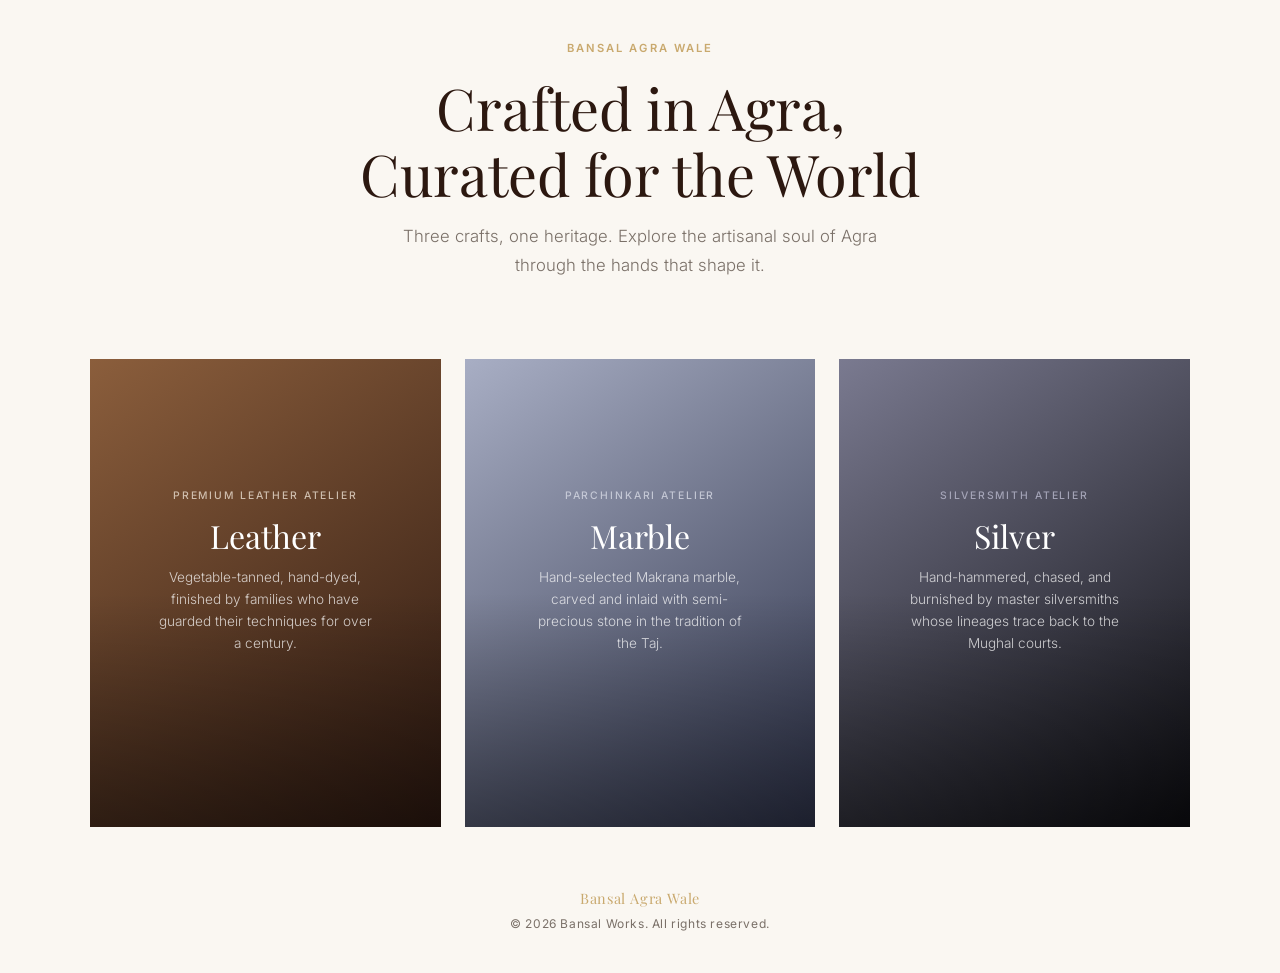
<file: index.html>
<!DOCTYPE html>
<html lang="en">
<head>
  <meta charset="UTF-8">
  <meta name="viewport" content="width=device-width, initial-scale=1.0">
  <title>Bansal Agra Wale</title>
  <link rel="preconnect" href="https://fonts.googleapis.com">
  <link rel="preconnect" href="https://fonts.gstatic.com" crossorigin>
  <link href="https://fonts.googleapis.com/css2?family=Inter:wght@300;400;500;600&family=Playfair+Display:ital,wght@0,400;0,600;1,400&display=swap" rel="stylesheet">
  <style>
    *, *::before, *::after { margin: 0; padding: 0; box-sizing: border-box; }

    :root {
      --bg: #FAF7F2;
      --text: #1A1A1A;
      --text-muted: #7A7068;
      --gold: #C9A96E;
    }

    html { scroll-behavior: smooth; }
 
    body {
      font-family: 'Inter', sans-serif;
      background: var(--bg);
      color: var(--text);
      line-height: 1.6;
      -webkit-font-smoothing: antialiased;
      min-height: 100vh;
      display: flex;
      flex-direction: column;
      align-items: center;
      justify-content: center;
      padding: 40px 24px;
    }

    .container {
      max-width: 1100px;
      width: 100%;
      text-align: center;
    }

    .header {
      margin-bottom: 80px;
    }

    .header-tag {
      font-size: 0.7rem;
      text-transform: uppercase;
      letter-spacing: 0.18em;
      color: var(--gold);
      font-weight: 600;
      margin-bottom: 16px;
    }

    .header-title {
      font-family: 'Playfair Display', serif;
      font-size: clamp(2.4rem, 5vw, 3.6rem);
      font-weight: 400;
      color: #2C1810;
      margin-bottom: 16px;
      line-height: 1.15;
    }

    .header-desc {
      color: var(--text-muted);
      font-weight: 300;
      font-size: 1.05rem;
      max-width: 520px;
      margin: 0 auto;
      line-height: 1.7;
    }

    .grid {
      display: grid;
      grid-template-columns: repeat(3, 1fr);
      gap: 24px;
    }

    .card {
      position: relative;
      text-decoration: none;
      color: inherit;
      aspect-ratio: 3/4;
      display: flex;
      flex-direction: column;
      align-items: center;
      justify-content: center;
      padding: 40px 32px;
      text-align: center;
      overflow: hidden;
      transition: transform 0.6s cubic-bezier(0.22, 1, 0.36, 1);
      cursor: pointer;
    }

    .card:hover {
      transform: scale(1.03);
    }

    .card::after {
      content: '';
      position: absolute;
      inset: 0;
      background: linear-gradient(180deg, transparent 50%, rgba(0,0,0,0.4) 100%);
      pointer-events: none;
    }

    .card-content {
      position: relative;
      z-index: 1;
    }

    .card-label {
      font-size: 0.65rem;
      text-transform: uppercase;
      letter-spacing: 0.18em;
      font-weight: 500;
      margin-bottom: 12px;
      opacity: 0.8;
    }

    .card-title {
      font-family: 'Playfair Display', serif;
      font-size: clamp(1.6rem, 2.5vw, 2.2rem);
      font-weight: 400;
      margin-bottom: 12px;
      line-height: 1.2;
    }

    .card-desc {
      font-size: 0.85rem;
      font-weight: 300;
      opacity: 0.75;
      line-height: 1.6;
      max-width: 220px;
      margin: 0 auto;
    }

    .card-arrow {
      margin-top: 24px;
      display: inline-flex;
      align-items: center;
      gap: 8px;
      font-size: 0.7rem;
      text-transform: uppercase;
      letter-spacing: 0.15em;
      font-weight: 500;
      opacity: 0;
      transform: translateY(10px);
      transition: opacity 0.4s ease, transform 0.4s ease;
    }

    .card-arrow svg {
      width: 14px;
      height: 14px;
      stroke: currentColor;
      fill: none;
      stroke-width: 1.5;
    }

    .card:hover .card-arrow {
      opacity: 1;
      transform: translateY(0);
    }

    /* Leather card */
    .card-leather {
      background: linear-gradient(145deg, #8B5E3C 0%, #2C1810 100%);
      color: #fff;
    }
    .card-leather .card-label { color: #E8DCCE; }
    .card-leather .card-arrow { color: #C9A96E; }

    /* Marble card */
    .card-marble {
      background: linear-gradient(145deg, #A8AEC4 0%, #2E334A 100%);
      color: #fff;
    }
    .card-marble .card-label { color: #D6D9E4; }
    .card-marble .card-arrow { color: #C4A86A; }

    /* Silver card */
    .card-silver {
      background: linear-gradient(145deg, #7A7A90 0%, #0D0D11 100%);
      color: #fff;
    }
    .card-silver .card-label { color: #B8B8CC; }
    .card-silver .card-arrow { color: #C4A86A; }

    .footer {
      margin-top: 60px;
      font-size: 0.75rem;
      color: var(--text-muted);
      letter-spacing: 0.05em;
    }

    .footer .brand {
      font-family: 'Playfair Display', serif;
      font-size: 0.9rem;
      color: var(--gold);
      margin-bottom: 4px;
    }

    @media (max-width: 768px) {
      .grid { grid-template-columns: 1fr; gap: 20px; }
      .card { aspect-ratio: 2/3; }
      .header { margin-bottom: 48px; }
      body { padding: 32px 20px; justify-content: flex-start; padding-top: 60px; }
    }

    @media (max-width: 480px) {
      .card { aspect-ratio: 3/4; }
    }
  </style>
</head>
<body>

  <div class="container">
    <div class="header">
      <p class="header-tag">Bansal Agra Wale</p>
      <h1 class="header-title">Crafted in Agra,<br>Curated for the World</h1>
      <p class="header-desc">
        Three crafts, one heritage. Explore the artisanal soul of Agra through
        the hands that shape it.
      </p>
    </div>

    <div class="grid">
      <a href="leather/" class="card card-leather">
        <div class="card-content">
          <p class="card-label">Premium Leather Atelier</p>
          <h2 class="card-title">Leather</h2>
          <p class="card-desc">
            Vegetable-tanned, hand-dyed, finished by families who have guarded
            their techniques for over a century.
          </p>
          <span class="card-arrow">
            Enter
            <svg viewBox="0 0 24 24"><line x1="5" y1="12" x2="19" y2="12"/><polyline points="12 5 19 12 12 19"/></svg>
          </span>
        </div>
      </a>

      <a href="marble/" class="card card-marble">
        <div class="card-content">
          <p class="card-label">Parchinkari Atelier</p>
          <h2 class="card-title">Marble</h2>
          <p class="card-desc">
            Hand-selected Makrana marble, carved and inlaid with semi-precious
            stone in the tradition of the Taj.
          </p>
          <span class="card-arrow">
            Enter
            <svg viewBox="0 0 24 24"><line x1="5" y1="12" x2="19" y2="12"/><polyline points="12 5 19 12 12 19"/></svg>
          </span>
        </div>
      </a>

      <a href="silver/" class="card card-silver">
        <div class="card-content">
          <p class="card-label">Silversmith Atelier</p>
          <h2 class="card-title">Silver</h2>
          <p class="card-desc">
            Hand-hammered, chased, and burnished by master silversmiths whose
            lineages trace back to the Mughal courts.
          </p>
          <span class="card-arrow">
            Enter
            <svg viewBox="0 0 24 24"><line x1="5" y1="12" x2="19" y2="12"/><polyline points="12 5 19 12 12 19"/></svg>
          </span>
        </div>
      </a>
    </div>

    <div class="footer">
      <div class="brand">Bansal Agra Wale</div>
      <p>&copy; 2026 Bansal Works. All rights reserved.</p>
    </div>
  </div>

</body>
</html>
</file>
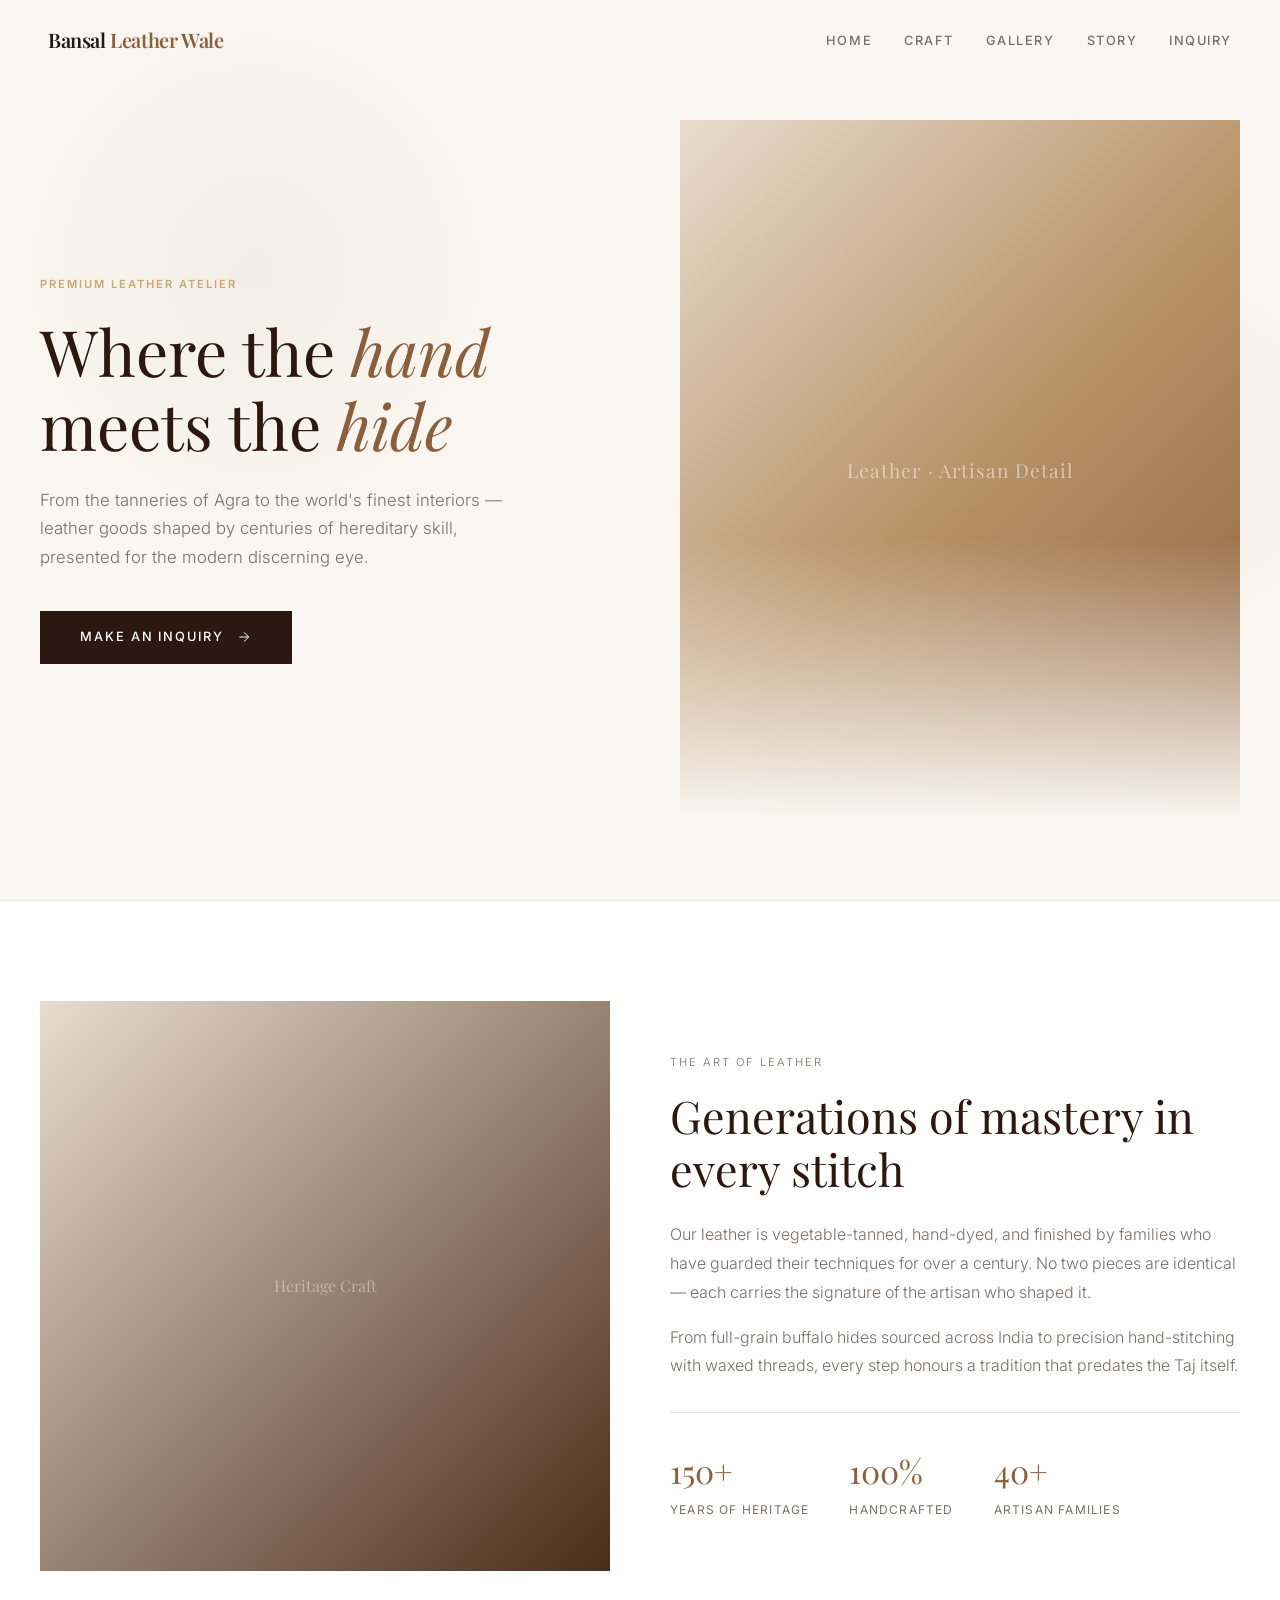
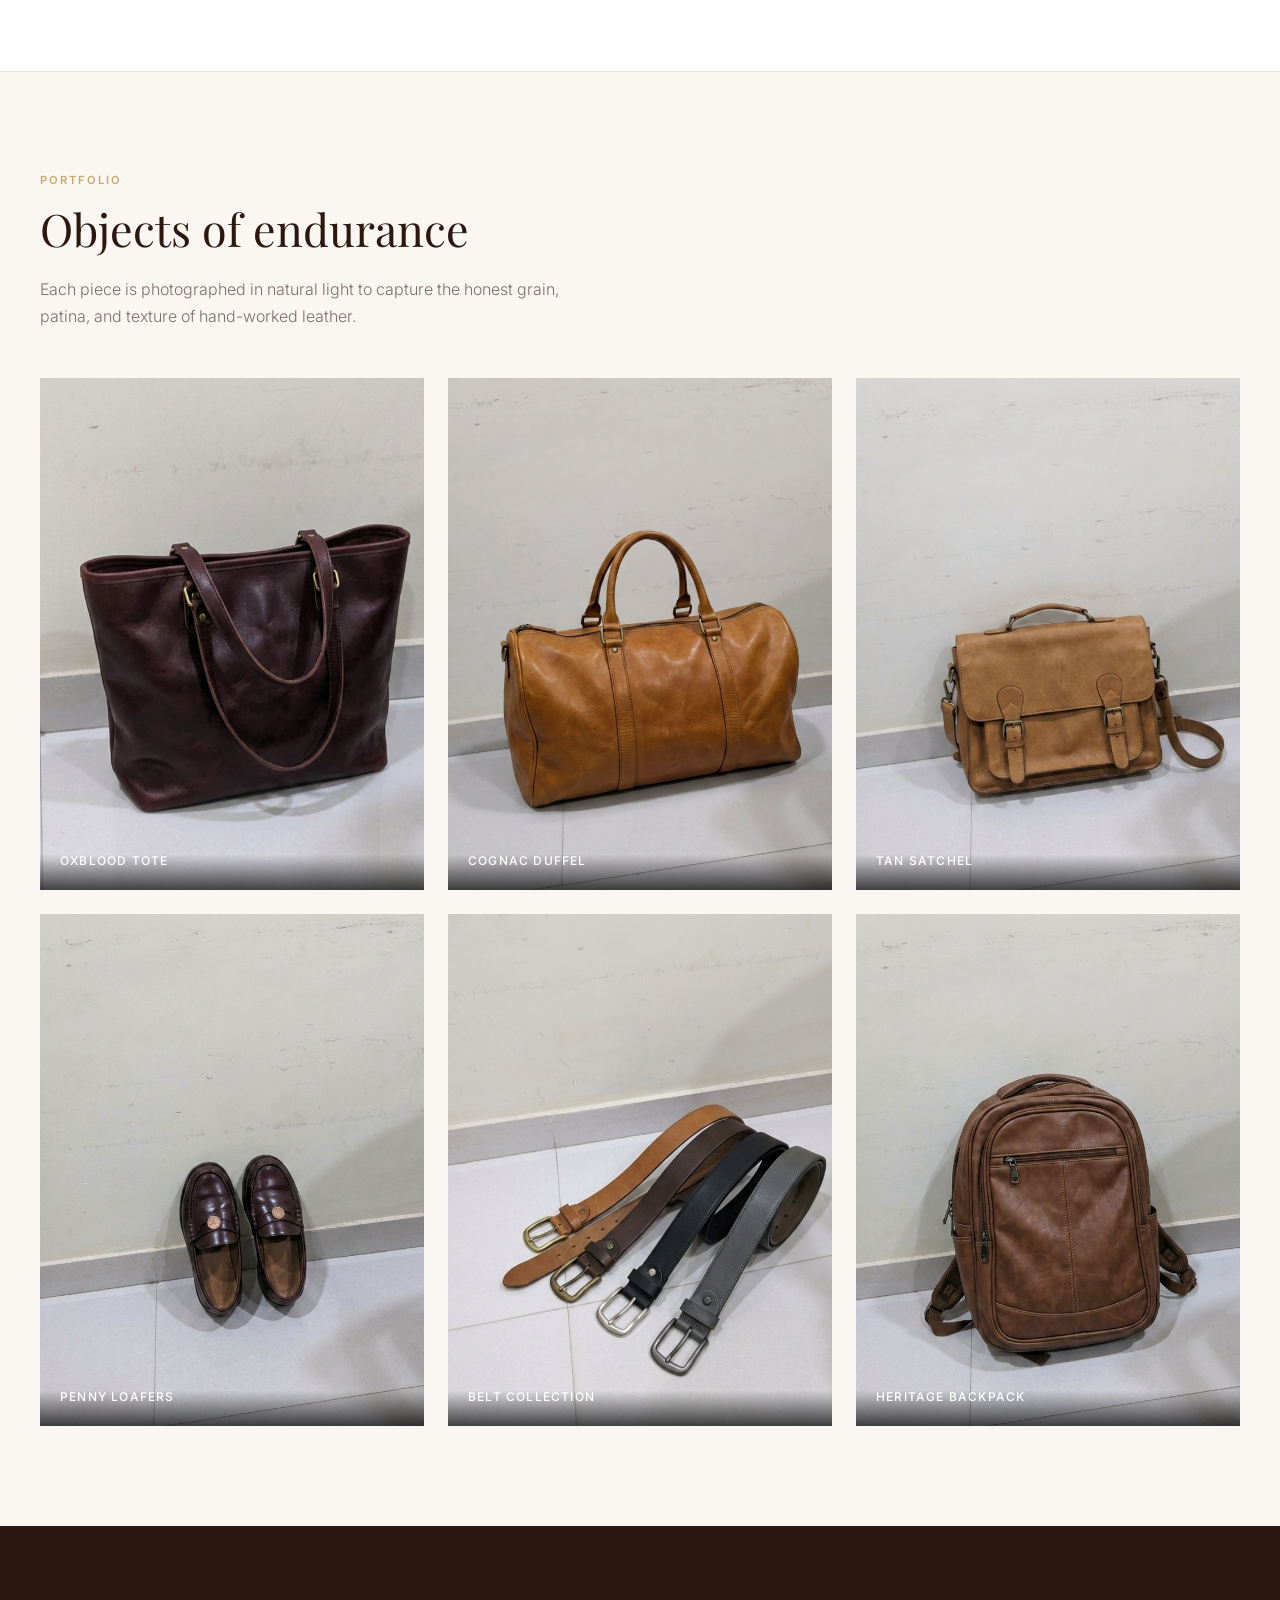
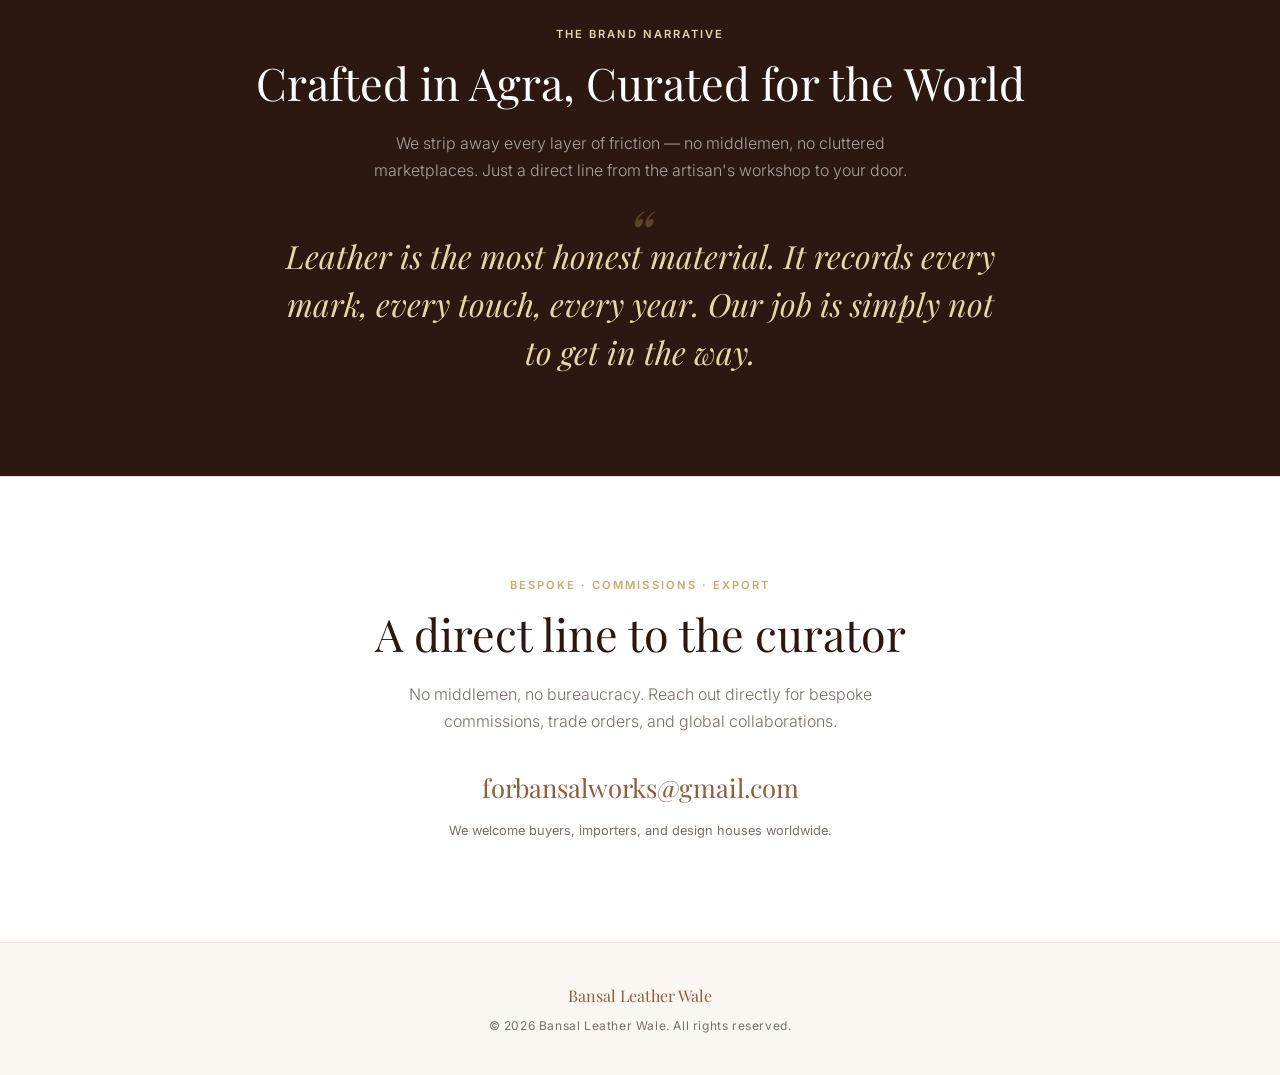
<file: leather/index.html>
<!DOCTYPE html>
<html lang="en">
<head>
  <meta charset="UTF-8">
  <meta name="viewport" content="width=device-width, initial-scale=1.0">
  <title>Bansal Leather Wale</title>
  <link rel="preconnect" href="https://fonts.googleapis.com">
  <link rel="preconnect" href="https://fonts.gstatic.com" crossorigin>
  <link href="https://fonts.googleapis.com/css2?family=Inter:wght@300;400;500;600&family=Playfair+Display:ital,wght@0,400;0,600;1,400&display=swap" rel="stylesheet">
  <link rel="stylesheet" href="styles.css">
</head>
<body>

  <nav id="navbar">
    <div class="nav-brand">Bansal <span>Leather Wale</span></div>
    <ul class="nav-links">
      <li><a href="../">Home</a></li>
      <li><a href="#craft">Craft</a></li>
      <li><a href="#gallery">Gallery</a></li>
      <li><a href="#story">Story</a></li>
      <li><a href="#inquiry">Inquiry</a></li>
    </ul>
  </nav>

  <section class="hero">
    <div class="container hero-grid">
      <div class="hero-content">
        <p class="hero-tag">Premium Leather Atelier</p>
        <h1 class="hero-title">Where the <em>hand</em> meets the <em>hide</em></h1>
        <p class="hero-desc">
          From the tanneries of Agra to the world's finest interiors — leather goods
          shaped by centuries of hereditary skill, presented for the modern discerning eye.
        </p>
        <a href="#inquiry" class="hero-cta">
          Make an Inquiry
          <svg viewBox="0 0 24 24"><line x1="5" y1="12" x2="19" y2="12"/><polyline points="12 5 19 12 12 19"/></svg>
        </a>
      </div>
      <div class="hero-image">
        <div class="placeholder">Leather · Artisan Detail</div>
      </div>
    </div>
  </section>

  <section class="craft" id="craft">
    <div class="container craft-grid">
      <div class="craft-image">
        <div class="placeholder">Heritage Craft</div>
      </div>
      <div class="craft-text">
        <p class="section-label">The Art of Leather</p>
        <h2 class="section-title">Generations of mastery in every stitch</h2>
        <p>
          Our leather is vegetable-tanned, hand-dyed, and finished by families who
          have guarded their techniques for over a century. No two pieces are identical —
          each carries the signature of the artisan who shaped it.
        </p>
        <p>
          From full-grain buffalo hides sourced across India to precision hand-stitching
          with waxed threads, every step honours a tradition that predates the Taj itself.
        </p>
        <div class="craft-detail">
          <div class="craft-detail-item">
            <div class="num">150+</div>
            <div class="label">Years of Heritage</div>
          </div>
          <div class="craft-detail-item">
            <div class="num">100%</div>
            <div class="label">Handcrafted</div>
          </div>
          <div class="craft-detail-item">
            <div class="num">40+</div>
            <div class="label">Artisan Families</div>
          </div>
        </div>
      </div>
    </div>
  </section>

  <section id="gallery">
    <div class="container">
      <p class="section-label">Portfolio</p>
      <h2 class="section-title">Objects of endurance</h2>
      <p class="section-desc">
        Each piece is photographed in natural light to capture the honest grain,
        patina, and texture of hand-worked leather.
      </p>
      <div class="gallery-grid">
        <div class="gallery-item"><img src="images/oxbloodtote.png" alt="Oxblood Tote"><span class="caption">Oxblood Tote</span></div>
        <div class="gallery-item"><img src="images/cognacduffel.png" alt="Cognac Duffel"><span class="caption">Cognac Duffel</span></div>
        <div class="gallery-item"><img src="images/tansatchel.png" alt="Tan Satchel"><span class="caption">Tan Satchel</span></div>
        <div class="gallery-item"><img src="images/pennyloafers.png" alt="Penny Loafers"><span class="caption">Penny Loafers</span></div>
        <div class="gallery-item"><img src="images/beltcollection.png" alt="Belt Collection"><span class="caption">Belt Collection</span></div>
        <div class="gallery-item"><img src="images/fauxleather.png" alt="Heritage Backpack"><span class="caption">Heritage Backpack</span></div>
      </div>
    </div>
  </section>

  <section class="narrative" id="story">
    <div class="container">
      <p class="section-label">The Brand Narrative</p>
      <h2 class="section-title">Crafted in Agra, Curated for the World</h2>
      <p class="section-desc">
        We strip away every layer of friction — no middlemen, no cluttered marketplaces.
        Just a direct line from the artisan's workshop to your door.
      </p>
      <blockquote>
        Leather is the most honest material. It records every mark, every touch,
        every year. Our job is simply not to get in the way.
      </blockquote>
    </div>
  </section>

  <section class="inquiry" id="inquiry">
    <div class="container">
      <div class="inquiry-text">
        <p class="section-label">Bespoke · Commissions · Export</p>
        <h2 class="section-title">A direct line to the curator</h2>
        <p class="section-desc">
          No middlemen, no bureaucracy. Reach out directly for bespoke commissions,
          trade orders, and global collaborations.
        </p>
        <a href="mailto:forbansalworks@gmail.com" class="inquiry-email">forbansalworks@gmail.com</a>
        <p class="inquiry-note">We welcome buyers, importers, and design houses worldwide.</p>
      </div>
    </div>
  </section>

  <footer>
    <div class="container">
      <div class="brand-footer">Bansal Leather Wale</div>
      <p>&copy; 2026 Bansal Leather Wale. All rights reserved.</p>
    </div>
  </footer>

  <script src="script.js"></script>
</body>
</html>
</file>
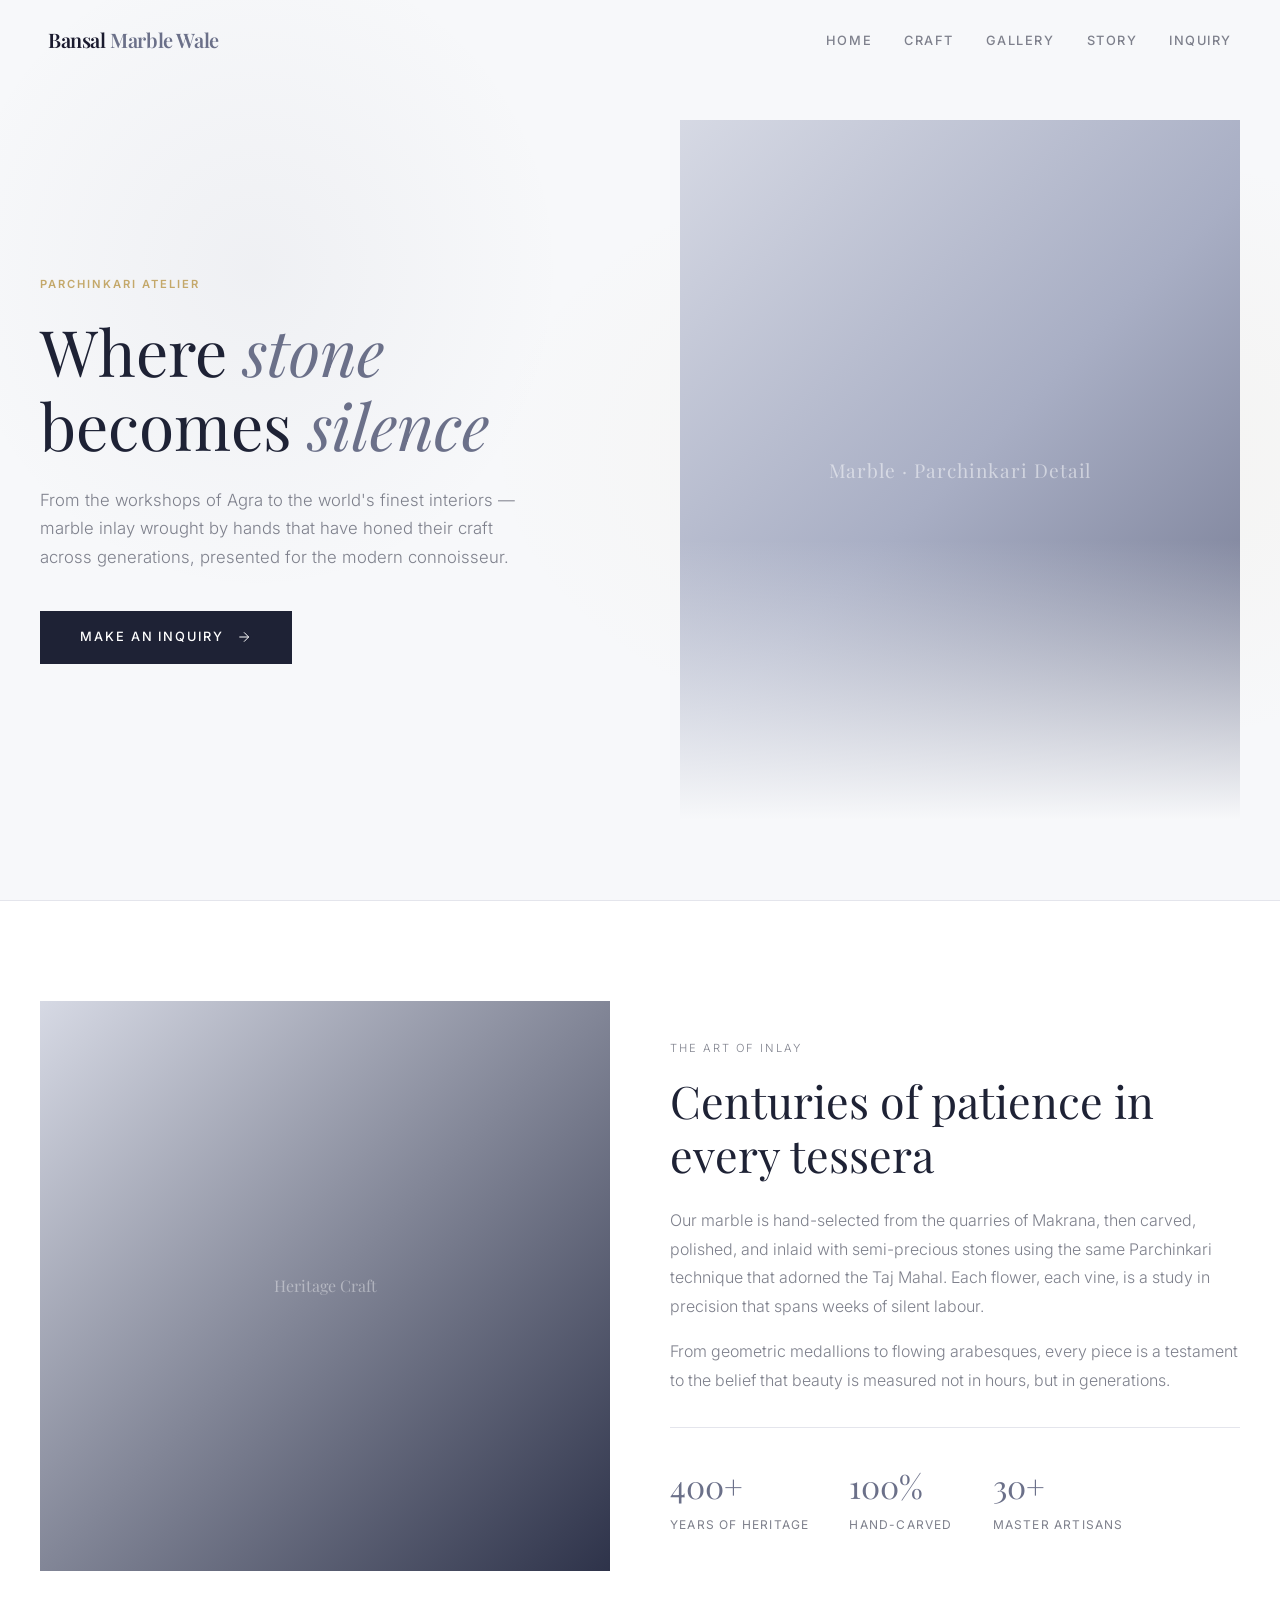
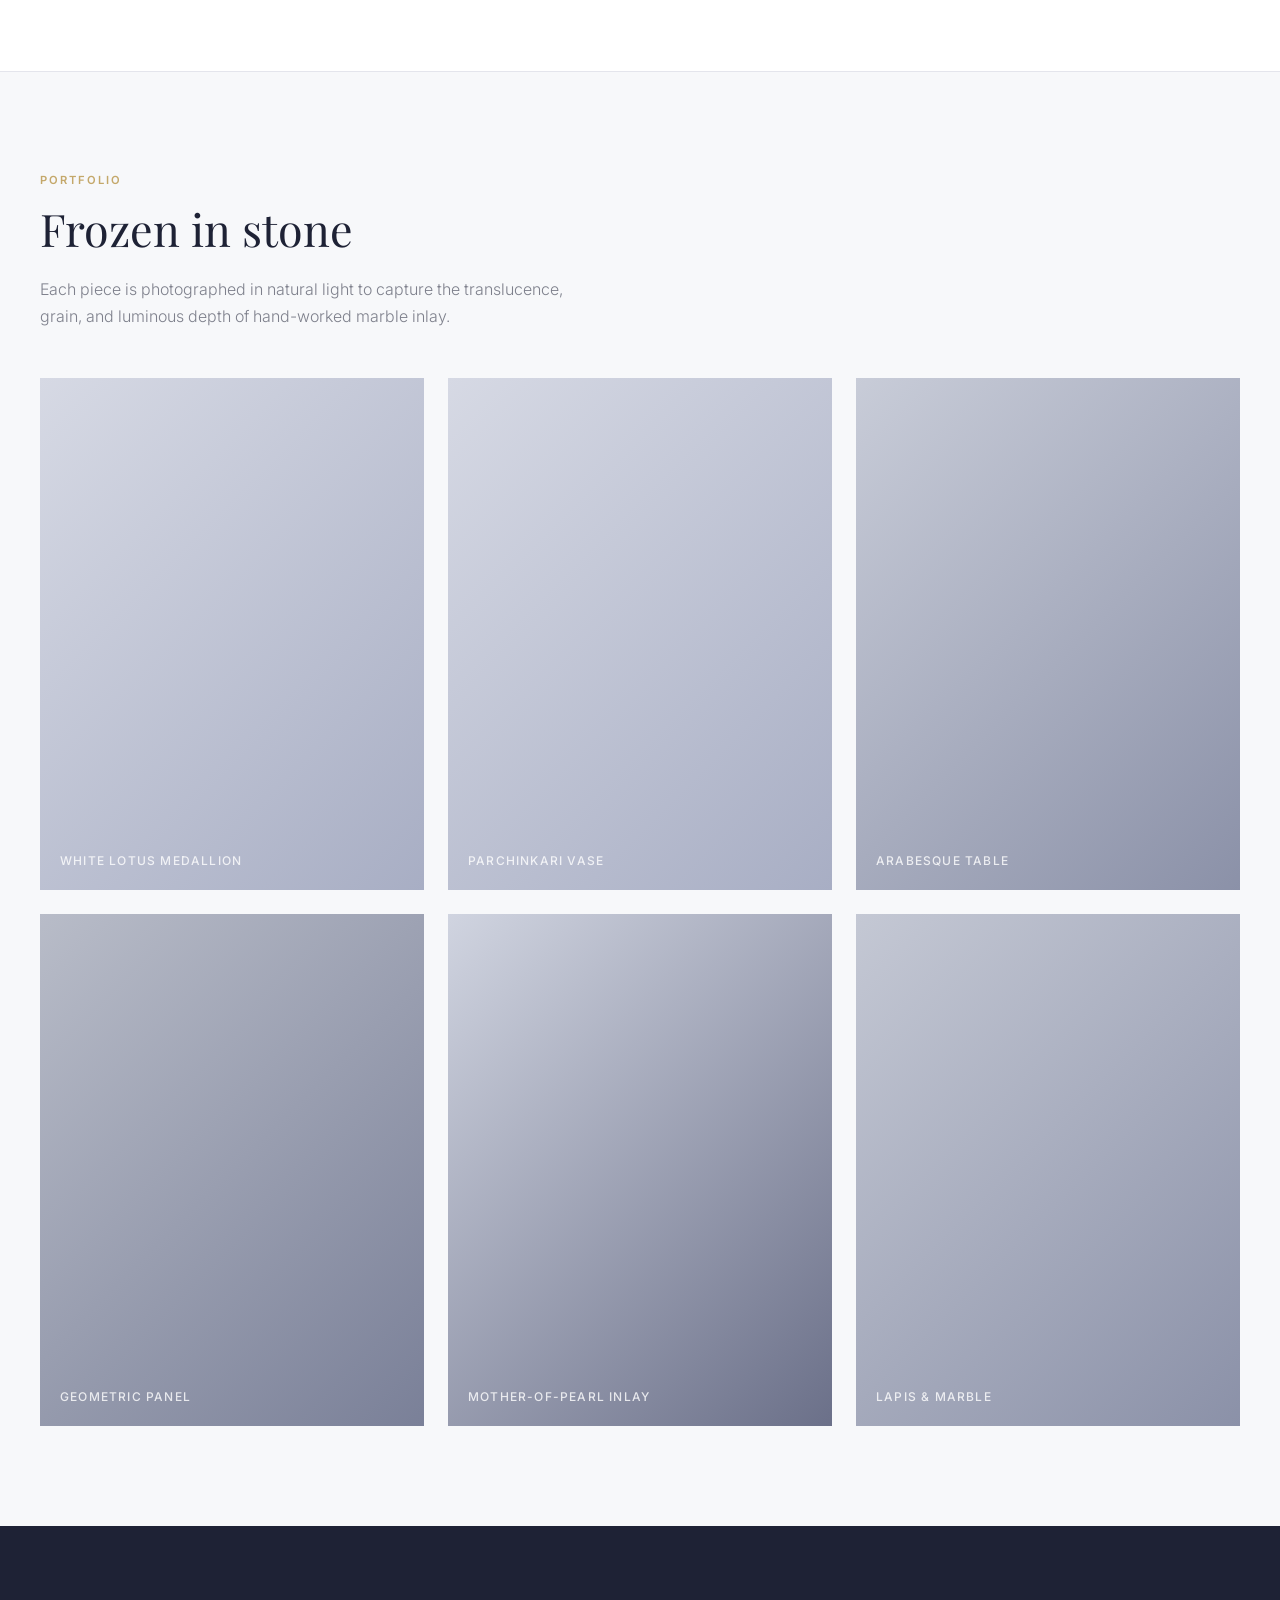
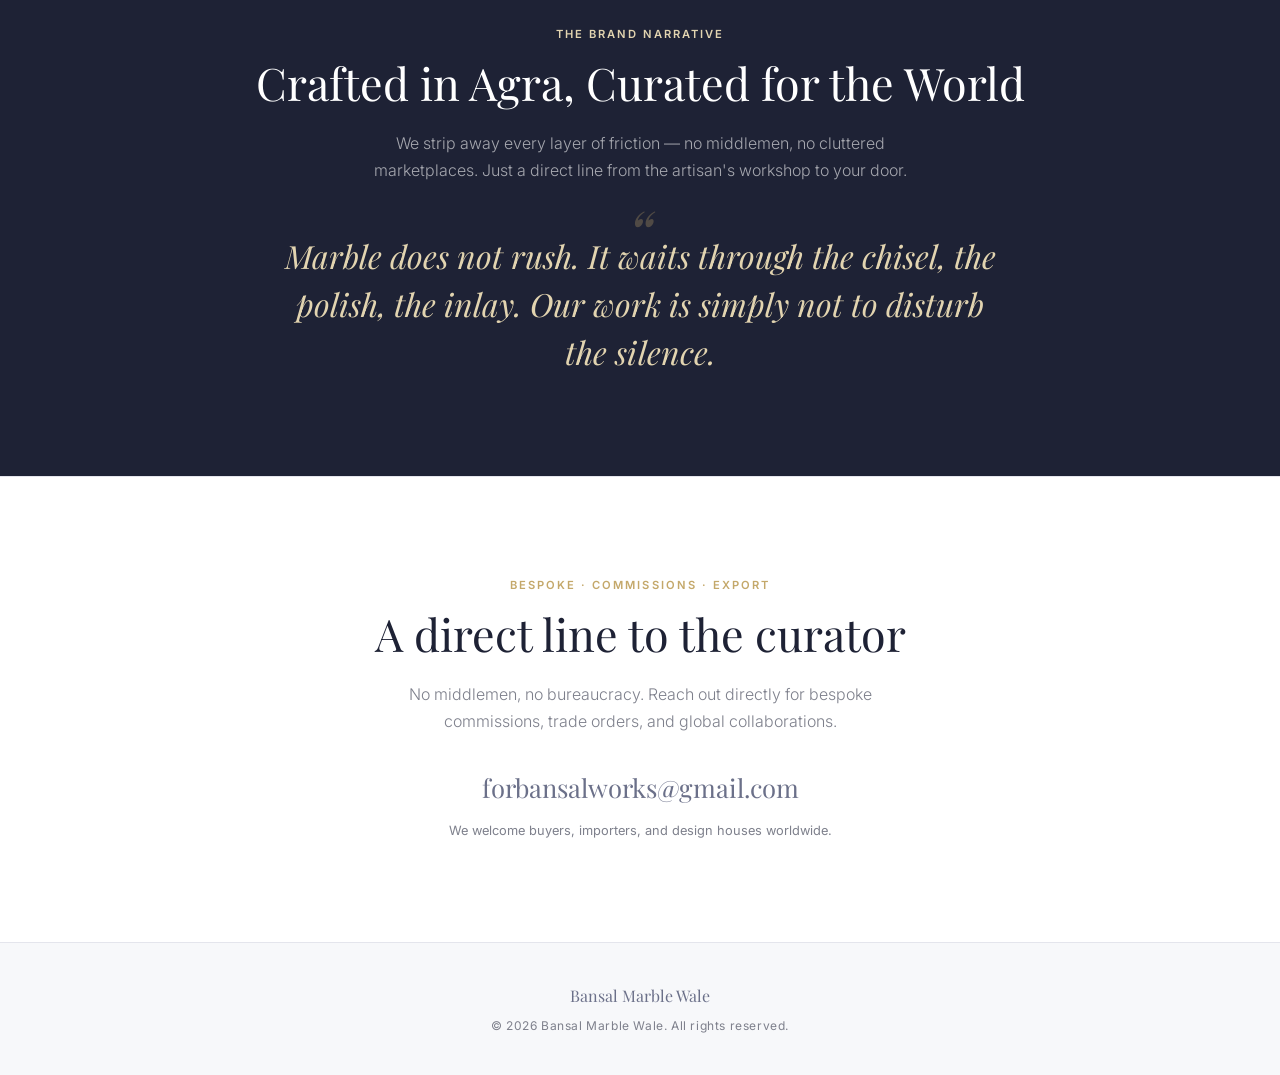
<file: marble/index.html>
<!DOCTYPE html>
<html lang="en">
<head>
  <meta charset="UTF-8">
  <meta name="viewport" content="width=device-width, initial-scale=1.0">
  <title>Bansal Marble Wale</title>
  <link rel="preconnect" href="https://fonts.googleapis.com">
  <link rel="preconnect" href="https://fonts.gstatic.com" crossorigin>
  <link href="https://fonts.googleapis.com/css2?family=Inter:wght@300;400;500;600&family=Playfair+Display:ital,wght@0,400;0,600;1,400&display=swap" rel="stylesheet">
  <link rel="stylesheet" href="styles.css">
</head>
<body>

  <nav id="navbar">
    <div class="nav-brand">Bansal <span>Marble Wale</span></div>
    <ul class="nav-links">
      <li><a href="../">Home</a></li>
      <li><a href="#craft">Craft</a></li>
      <li><a href="#gallery">Gallery</a></li>
      <li><a href="#story">Story</a></li>
      <li><a href="#inquiry">Inquiry</a></li>
    </ul>
  </nav>

  <section class="hero">
    <div class="container hero-grid">
      <div class="hero-content">
        <p class="hero-tag">Parchinkari Atelier</p>
        <h1 class="hero-title">Where <em>stone</em> becomes <em>silence</em></h1>
        <p class="hero-desc">
          From the workshops of Agra to the world's finest interiors — marble inlay
          wrought by hands that have honed their craft across generations, presented
          for the modern connoisseur.
        </p>
        <a href="#inquiry" class="hero-cta">
          Make an Inquiry
          <svg viewBox="0 0 24 24"><line x1="5" y1="12" x2="19" y2="12"/><polyline points="12 5 19 12 12 19"/></svg>
        </a>
      </div>
      <div class="hero-image">
        <div class="placeholder">Marble · Parchinkari Detail</div>
      </div>
    </div>
  </section>

  <section class="craft" id="craft">
    <div class="container craft-grid">
      <div class="craft-image">
        <div class="placeholder">Heritage Craft</div>
      </div>
      <div class="craft-text">
        <p class="section-label">The Art of Inlay</p>
        <h2 class="section-title">Centuries of patience in every tessera</h2>
        <p>
          Our marble is hand-selected from the quarries of Makrana, then carved,
          polished, and inlaid with semi-precious stones using the same Parchinkari
          technique that adorned the Taj Mahal. Each flower, each vine, is a study
          in precision that spans weeks of silent labour.
        </p>
        <p>
          From geometric medallions to flowing arabesques, every piece is a
          testament to the belief that beauty is measured not in hours, but in
          generations.
        </p>
        <div class="craft-detail">
          <div class="craft-detail-item">
            <div class="num">400+</div>
            <div class="label">Years of Heritage</div>
          </div>
          <div class="craft-detail-item">
            <div class="num">100%</div>
            <div class="label">Hand-carved</div>
          </div>
          <div class="craft-detail-item">
            <div class="num">30+</div>
            <div class="label">Master Artisans</div>
          </div>
        </div>
      </div>
    </div>
  </section>

  <section id="gallery">
    <div class="container">
      <p class="section-label">Portfolio</p>
      <h2 class="section-title">Frozen in stone</h2>
      <p class="section-desc">
        Each piece is photographed in natural light to capture the translucence,
        grain, and luminous depth of hand-worked marble inlay.
      </p>
      <div class="gallery-grid">
        <div class="gallery-item"><div class="placeholder"><span class="caption">White Lotus Medallion</span></div></div>
        <div class="gallery-item"><div class="placeholder alt1"><span class="caption">Parchinkari Vase</span></div></div>
        <div class="gallery-item"><div class="placeholder alt2"><span class="caption">Arabesque Table</span></div></div>
        <div class="gallery-item"><div class="placeholder alt3"><span class="caption">Geometric Panel</span></div></div>
        <div class="gallery-item"><div class="placeholder alt4"><span class="caption">Mother-of-Pearl Inlay</span></div></div>
        <div class="gallery-item"><div class="placeholder alt5"><span class="caption">Lapis & Marble</span></div></div>
      </div>
    </div>
  </section>

  <section class="narrative" id="story">
    <div class="container">
      <p class="section-label">The Brand Narrative</p>
      <h2 class="section-title">Crafted in Agra, Curated for the World</h2>
      <p class="section-desc">
        We strip away every layer of friction — no middlemen, no cluttered marketplaces.
        Just a direct line from the artisan's workshop to your door.
      </p>
      <blockquote>
        Marble does not rush. It waits through the chisel, the polish, the inlay.
        Our work is simply not to disturb the silence.
      </blockquote>
    </div>
  </section>

  <section class="inquiry" id="inquiry">
    <div class="container">
      <div class="inquiry-text">
        <p class="section-label">Bespoke · Commissions · Export</p>
        <h2 class="section-title">A direct line to the curator</h2>
        <p class="section-desc">
          No middlemen, no bureaucracy. Reach out directly for bespoke commissions,
          trade orders, and global collaborations.
        </p>
        <a href="mailto:forbansalworks@gmail.com" class="inquiry-email">forbansalworks@gmail.com</a>
        <p class="inquiry-note">We welcome buyers, importers, and design houses worldwide.</p>
      </div>
    </div>
  </section>

  <footer>
    <div class="container">
      <div class="brand-footer">Bansal Marble Wale</div>
      <p>&copy; 2026 Bansal Marble Wale. All rights reserved.</p>
    </div>
  </footer>

  <script src="script.js"></script>
</body>
</html>
</file>
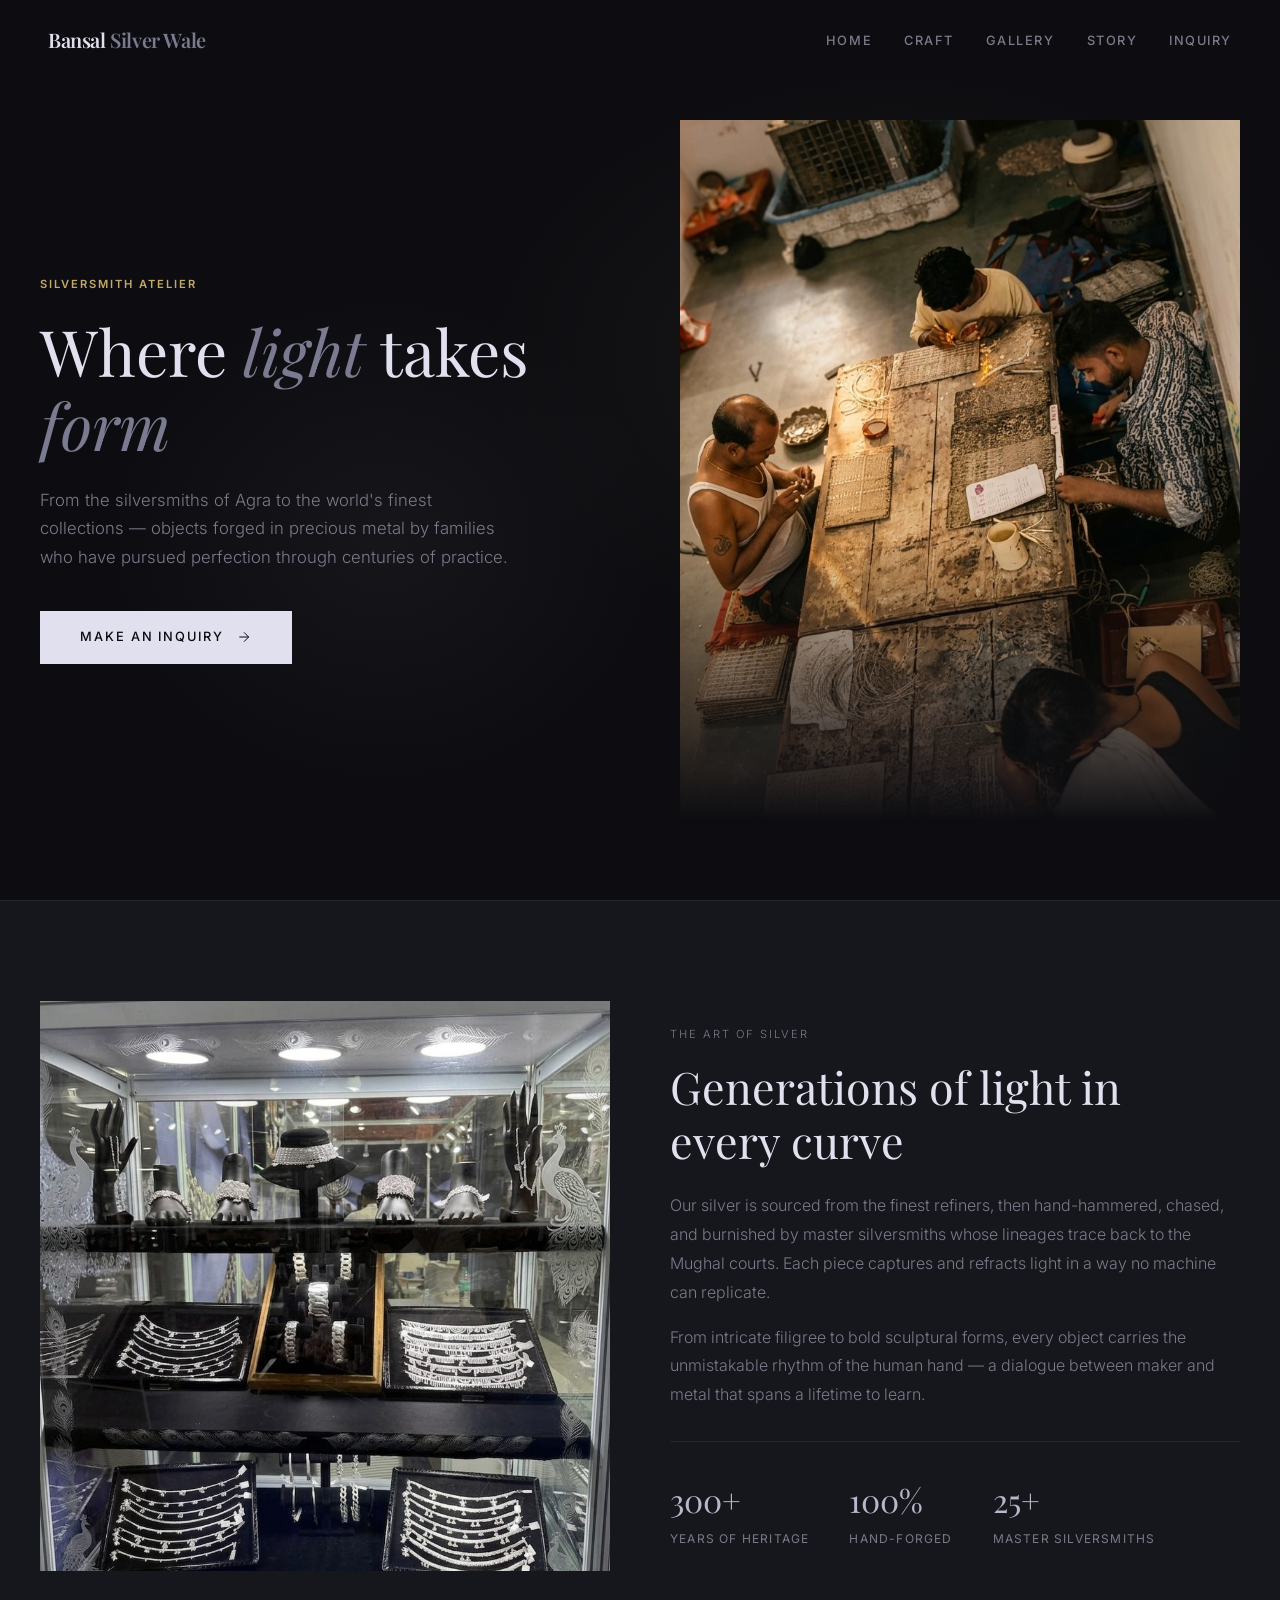
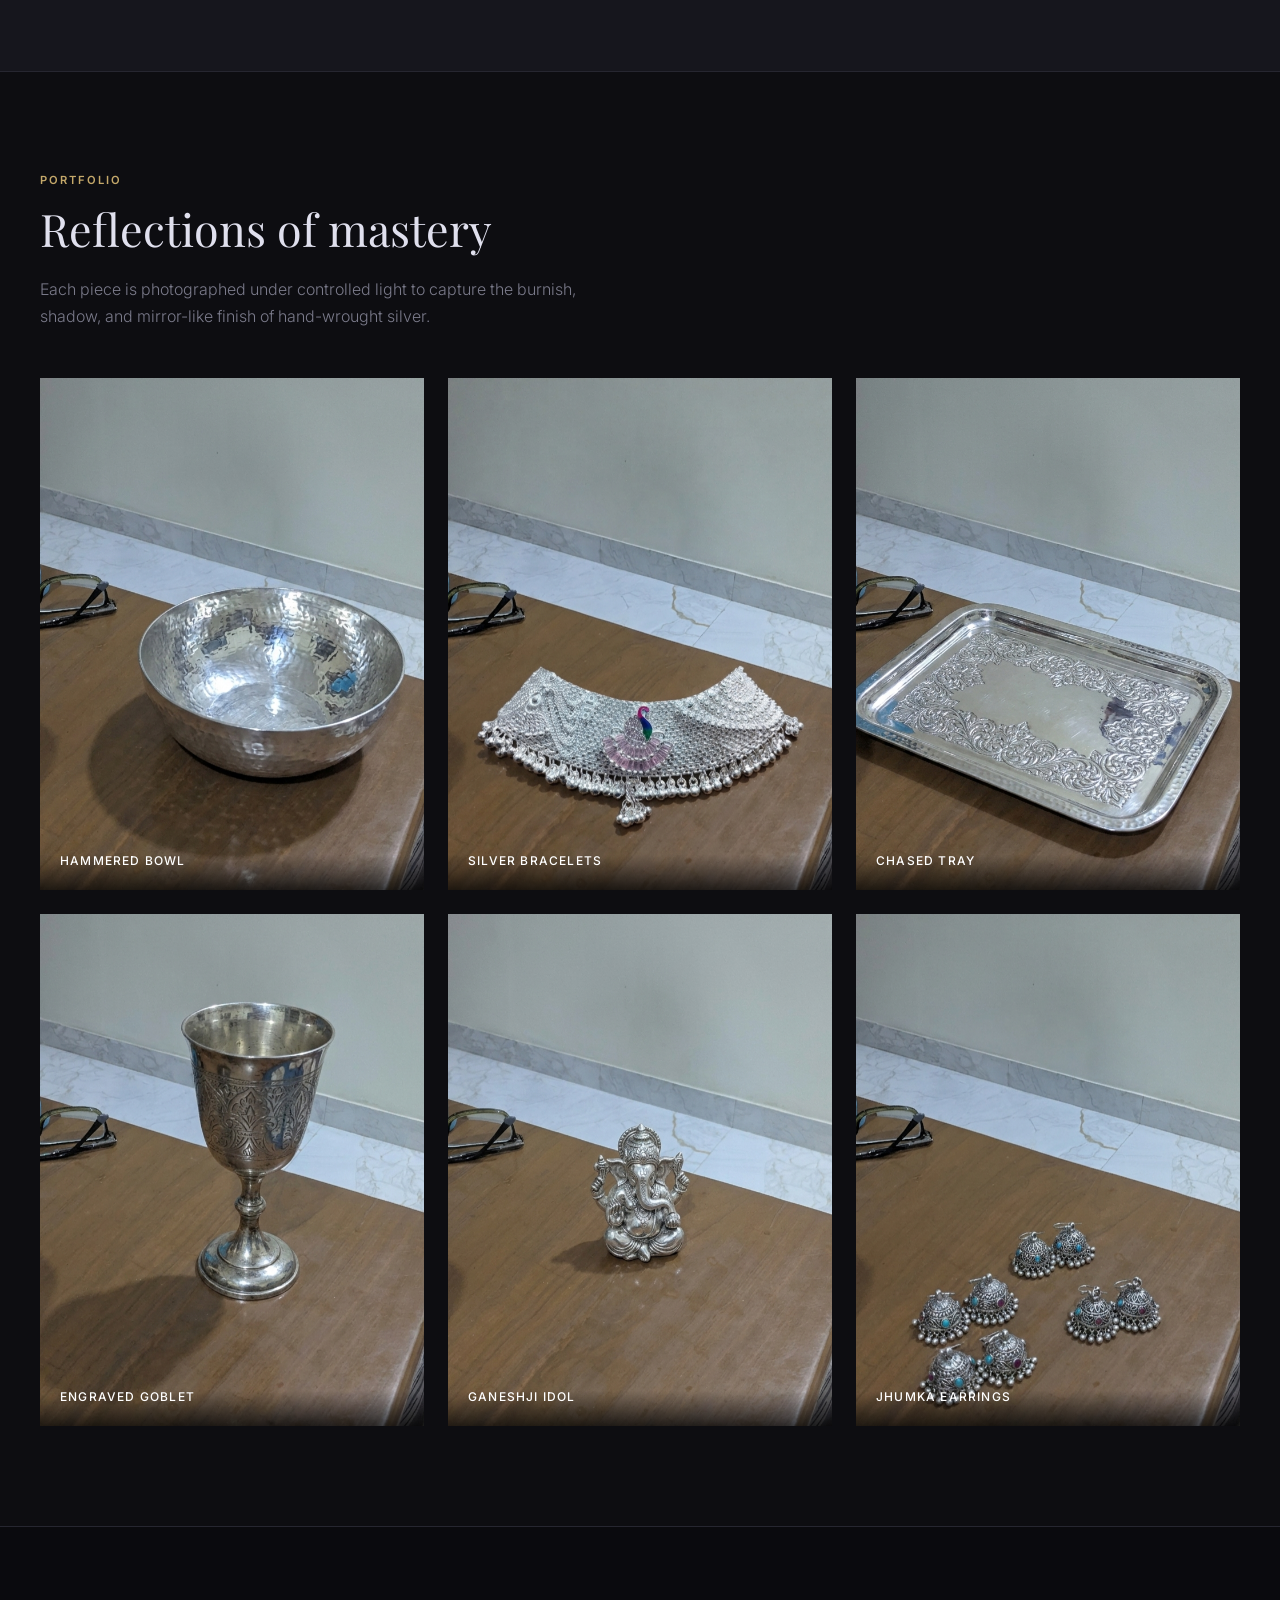
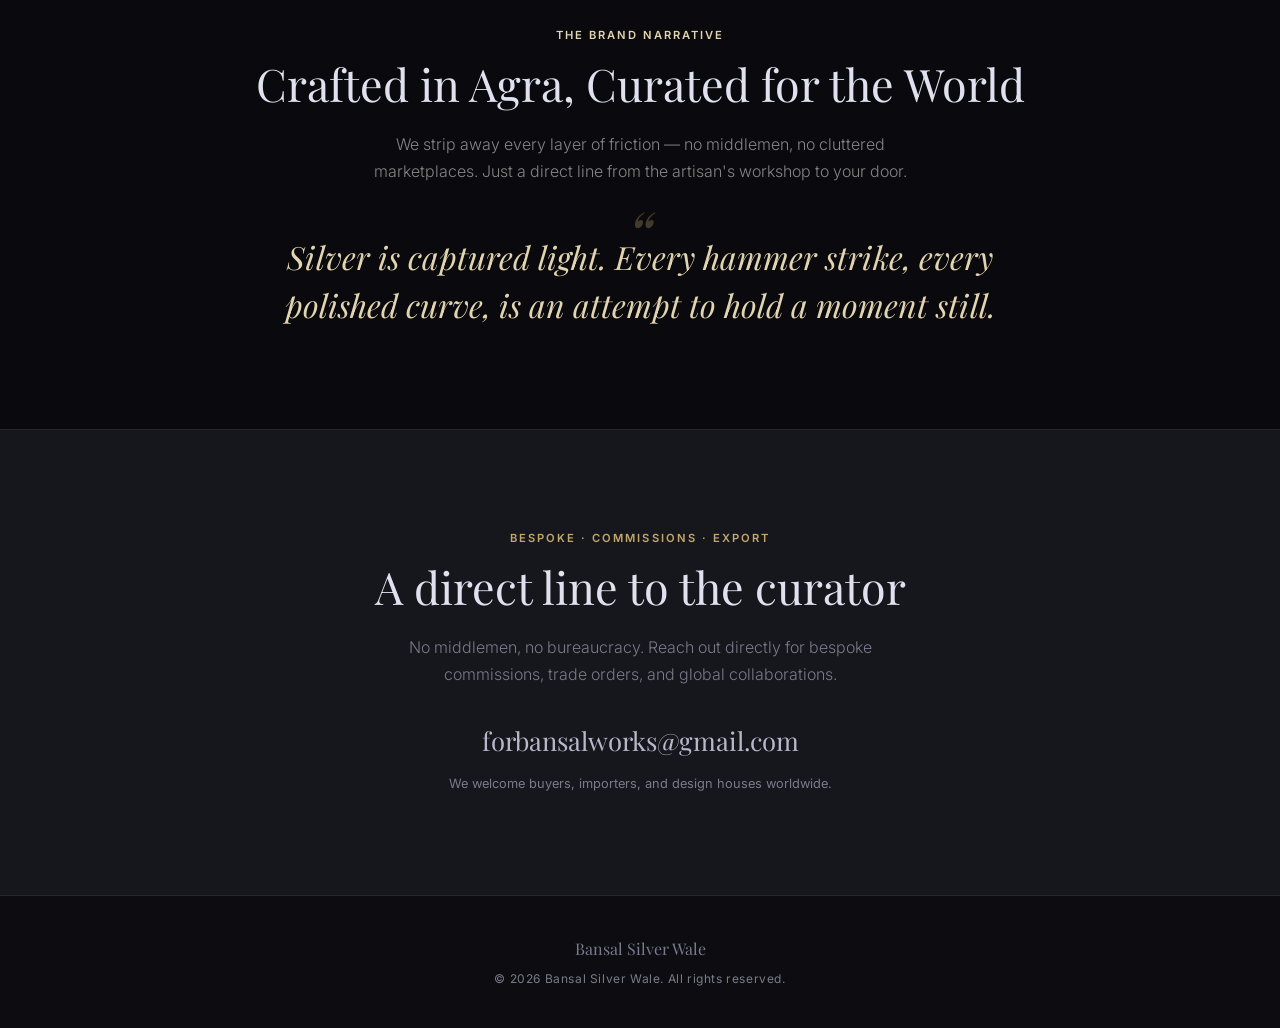
<file: silver/index.html>
<!DOCTYPE html>
<html lang="en">
<head>
  <meta charset="UTF-8">
  <meta name="viewport" content="width=device-width, initial-scale=1.0">
  <title>Bansal Silver Wale</title>
  <link rel="preconnect" href="https://fonts.googleapis.com">
  <link rel="preconnect" href="https://fonts.gstatic.com" crossorigin>
  <link href="https://fonts.googleapis.com/css2?family=Inter:wght@300;400;500;600&family=Playfair+Display:ital,wght@0,400;0,600;1,400&display=swap" rel="stylesheet">
  <link rel="stylesheet" href="styles.css">
</head>
<body>

  <nav id="navbar">
    <div class="nav-brand">Bansal <span>Silver Wale</span></div>
    <ul class="nav-links">
      <li><a href="../">Home</a></li>
      <li><a href="#craft">Craft</a></li>
      <li><a href="#gallery">Gallery</a></li>
      <li><a href="#story">Story</a></li>
      <li><a href="#inquiry">Inquiry</a></li>
    </ul>
  </nav>

  <section class="hero">
    <div class="container hero-grid">
      <div class="hero-content">
        <p class="hero-tag">Silversmith Atelier</p>
        <h1 class="hero-title">Where <em>light</em> takes <em>form</em></h1>
        <p class="hero-desc">
          From the silversmiths of Agra to the world's finest collections — objects
          forged in precious metal by families who have pursued perfection through
          centuries of practice.
        </p>
        <a href="#inquiry" class="hero-cta">
          Make an Inquiry
          <svg viewBox="0 0 24 24"><line x1="5" y1="12" x2="19" y2="12"/><polyline points="12 5 19 12 12 19"/></svg>
        </a>
      </div>
      <div class="hero-image">
        <img src="images/SilverForgedDetail.jpeg" alt="Silver · Forged Detail">
      </div>
    </div>
  </section>

  <section class="craft" id="craft">
    <div class="container craft-grid">
      <div class="craft-image">
        <img src="images/HeritageCraft.jpeg" alt="Heritage Craft">
      </div>
      <div class="craft-text">
        <p class="section-label">The Art of Silver</p>
        <h2 class="section-title">Generations of light in every curve</h2>
        <p>
          Our silver is sourced from the finest refiners, then hand-hammered,
          chased, and burnished by master silversmiths whose lineages trace back
          to the Mughal courts. Each piece captures and refracts light in a way
          no machine can replicate.
        </p>
        <p>
          From intricate filigree to bold sculptural forms, every object carries
          the unmistakable rhythm of the human hand — a dialogue between maker
          and metal that spans a lifetime to learn.
        </p>
        <div class="craft-detail">
          <div class="craft-detail-item">
            <div class="num">300+</div>
            <div class="label">Years of Heritage</div>
          </div>
          <div class="craft-detail-item">
            <div class="num">100%</div>
            <div class="label">Hand-forged</div>
          </div>
          <div class="craft-detail-item">
            <div class="num">25+</div>
            <div class="label">Master Silversmiths</div>
          </div>
        </div>
      </div>
    </div>
  </section>

  <section id="gallery">
    <div class="container">
      <p class="section-label">Portfolio</p>
      <h2 class="section-title">Reflections of mastery</h2>
      <p class="section-desc">
        Each piece is photographed under controlled light to capture the burnish,
        shadow, and mirror-like finish of hand-wrought silver.
      </p>
      <div class="gallery-grid">
        <div class="gallery-item"><img src="images/hammeredbowl.png" alt="Hammered Bowl"><span class="caption">Hammered Bowl</span></div>
        <div class="gallery-item"><img src="images/bracelets.png" alt="Silver Bracelets"><span class="caption">Silver Bracelets</span></div>
        <div class="gallery-item"><img src="images/chasedtray.png" alt="Chased Tray"><span class="caption">Chased Tray</span></div>
        <div class="gallery-item"><img src="images/engravedgoblet.png" alt="Engraved Goblet"><span class="caption">Engraved Goblet</span></div>
        <div class="gallery-item"><img src="images/ganeshji.png" alt="Ganeshji Idol"><span class="caption">Ganeshji Idol</span></div>
        <div class="gallery-item"><img src="images/jhumkaearrings.png" alt="Jhumka Earrings"><span class="caption">Jhumka Earrings</span></div>
      </div>
    </div>
  </section>

  <section class="narrative" id="story">
    <div class="container">
      <p class="section-label">The Brand Narrative</p>
      <h2 class="section-title">Crafted in Agra, Curated for the World</h2>
      <p class="section-desc">
        We strip away every layer of friction — no middlemen, no cluttered marketplaces.
        Just a direct line from the artisan's workshop to your door.
      </p>
      <blockquote>
        Silver is captured light. Every hammer strike, every polished curve,
        is an attempt to hold a moment still.
      </blockquote>
    </div>
  </section>

  <section class="inquiry" id="inquiry">
    <div class="container">
      <div class="inquiry-text">
        <p class="section-label">Bespoke · Commissions · Export</p>
        <h2 class="section-title">A direct line to the curator</h2>
        <p class="section-desc">
          No middlemen, no bureaucracy. Reach out directly for bespoke commissions,
          trade orders, and global collaborations.
        </p>
        <a href="mailto:forbansalworks@gmail.com" class="inquiry-email">forbansalworks@gmail.com</a>
        <p class="inquiry-note">We welcome buyers, importers, and design houses worldwide.</p>
      </div>
    </div>
  </section>

  <footer>
    <div class="container">
      <div class="brand-footer">Bansal Silver Wale</div>
      <p>&copy; 2026 Bansal Silver Wale. All rights reserved.</p>
    </div>
  </footer>

  <script src="script.js"></script>
</body>
</html>
</file>
<file: leather/styles.css>
*, *::before, *::after { margin: 0; padding: 0; box-sizing: border-box; }

:root {
  --bg: #FAF7F2;
  --surface: #FFFFFF;
  --text: #1A1A1A;
  --text-muted: #7A7068;
  --brown-900: #2C1810;
  --brown-700: #4A2C1A;
  --brown-500: #8B5E3C;
  --brown-300: #B8946A;
  --brown-100: #E8DCCE;
  --gold: #C9A96E;
  --gold-light: #E8D5A8;
  --border: #E8E2D9;
}

html { scroll-behavior: smooth; }
body {
  font-family: 'Inter', sans-serif;
  background: var(--bg);
  color: var(--text);
  line-height: 1.6;
  -webkit-font-smoothing: antialiased;
}

img { max-width: 100%; display: block; }
a { text-decoration: none; color: inherit; }

.container { max-width: 1280px; margin: 0 auto; padding: 0 40px; }

/* Nav */
nav {
  position: fixed; top: 0; left: 0; right: 0; z-index: 100;
  padding: 24px 48px;
  display: flex; justify-content: space-between; align-items: center;
  transition: background 0.4s, padding 0.4s;
}
nav.scrolled {
  background: rgba(250, 247, 242, 0.92);
  backdrop-filter: blur(12px);
  padding: 16px 48px;
  border-bottom: 1px solid var(--border);
}
.nav-brand {
  font-family: 'Playfair Display', serif;
  font-size: 1.25rem;
  font-weight: 600;
  letter-spacing: -0.02em;
}
.nav-brand span { color: var(--brown-500); }
.nav-links { display: flex; gap: 32px; list-style: none; }
.nav-links a {
  font-size: 0.8rem;
  text-transform: uppercase;
  letter-spacing: 0.12em;
  color: var(--text-muted);
  transition: color 0.3s;
  font-weight: 500;
}
.nav-links a:hover { color: var(--brown-700); }

/* Hero */
.hero {
  min-height: 100vh;
  display: flex; align-items: center;
  padding: 120px 0 80px;
  position: relative;
  overflow: hidden;
}
.hero::before {
  content: '';
  position: absolute; inset: 0;
  background:
    radial-gradient(ellipse 60% 50% at 80% 50%, rgba(201,169,110,0.08) 0%, transparent 70%),
    radial-gradient(ellipse 40% 60% at 20% 30%, rgba(139,94,60,0.06) 0%, transparent 60%);
  pointer-events: none;
}
.hero-grid {
  display: grid;
  grid-template-columns: 1fr 1fr;
  gap: 80px;
  align-items: center;
}
.hero-content { position: relative; z-index: 1; }
.hero-tag {
  font-size: 0.7rem;
  text-transform: uppercase;
  letter-spacing: 0.18em;
  color: var(--gold);
  font-weight: 600;
  margin-bottom: 20px;
}
.hero-title {
  font-family: 'Playfair Display', serif;
  font-size: clamp(2.8rem, 5vw, 4.2rem);
  font-weight: 400;
  line-height: 1.15;
  margin-bottom: 24px;
  color: var(--brown-900);
}
.hero-title em { font-style: italic; color: var(--brown-500); }
.hero-desc {
  font-size: 1.05rem;
  color: var(--text-muted);
  max-width: 480px;
  margin-bottom: 40px;
  line-height: 1.7;
  font-weight: 300;
}
.hero-cta {
  display: inline-flex; align-items: center; gap: 12px;
  padding: 16px 40px;
  background: var(--brown-900);
  color: #fff;
  font-size: 0.8rem;
  text-transform: uppercase;
  letter-spacing: 0.15em;
  font-weight: 500;
  border: none;
  cursor: pointer;
  transition: background 0.3s;
}
.hero-cta:hover { background: var(--brown-700); }
.hero-cta svg { width: 16px; height: 16px; stroke: currentColor; fill: none; stroke-width: 1.5; }
.hero-image {
  position: relative;
  aspect-ratio: 4/5;
  overflow: hidden;
}
.hero-image .placeholder {
  width: 100%; height: 100%;
  background: linear-gradient(135deg, var(--brown-100) 0%, var(--brown-300) 50%, var(--brown-500) 100%);
  display: flex; align-items: center; justify-content: center;
  font-family: 'Playfair Display', serif;
  font-size: 1.2rem;
  color: rgba(255,255,255,0.5);
  letter-spacing: 0.05em;
}
.hero-image::after {
  content: '';
  position: absolute; bottom: 0; left: 0; right: 0;
  height: 40%;
  background: linear-gradient(transparent, var(--bg));
}

/* Section common */
section { padding: 100px 0; }
.section-label {
  font-size: 0.7rem;
  text-transform: uppercase;
  letter-spacing: 0.18em;
  color: var(--gold);
  font-weight: 600;
  margin-bottom: 12px;
}
.section-title {
  font-family: 'Playfair Display', serif;
  font-size: clamp(2rem, 3.5vw, 2.8rem);
  font-weight: 400;
  color: var(--brown-900);
  margin-bottom: 20px;
  line-height: 1.2;
}
.section-desc {
  color: var(--text-muted);
  font-weight: 300;
  font-size: 1rem;
  max-width: 560px;
  line-height: 1.7;
}

/* Craft section */
.craft {
  background: var(--surface);
  border-top: 1px solid var(--border);
  border-bottom: 1px solid var(--border);
}
.craft-grid {
  display: grid;
  grid-template-columns: 1fr 1fr;
  gap: 60px;
  align-items: center;
}
.craft-image {
  aspect-ratio: 1;
  overflow: hidden;
}
.craft-image .placeholder {
  width: 100%; height: 100%;
  background: linear-gradient(135deg, var(--brown-100) 0%, var(--brown-700) 100%);
  display: flex; align-items: center; justify-content: center;
  font-family: 'Playfair Display', serif;
  font-size: 1rem;
  color: rgba(255,255,255,0.4);
}
.craft-text .section-title { margin-bottom: 24px; }
.craft-text p {
  color: var(--text-muted);
  font-weight: 300;
  line-height: 1.8;
  margin-bottom: 16px;
}
.craft-detail {
  display: flex; gap: 40px; margin-top: 32px; padding-top: 32px;
  border-top: 1px solid var(--border);
}
.craft-detail-item { text-align: left; }
.craft-detail-item .num {
  font-family: 'Playfair Display', serif;
  font-size: 2rem;
  color: var(--brown-500);
}
.craft-detail-item .label {
  font-size: 0.75rem;
  text-transform: uppercase;
  letter-spacing: 0.1em;
  color: var(--text-muted);
  margin-top: 4px;
}

/* Gallery */
.gallery-grid {
  display: grid;
  grid-template-columns: repeat(3, 1fr);
  gap: 24px;
  margin-top: 48px;
}
.gallery-item {
  aspect-ratio: 3/4;
  overflow: hidden;
  cursor: pointer;
  position: relative;
  transition: transform 0.6s cubic-bezier(0.22, 1, 0.36, 1);
}
.gallery-item:hover { transform: scale(1.02); }
.gallery-item img {
  position: absolute;
  inset: 0;
  width: 100%;
  height: 100%;
  object-fit: cover;
}
.gallery-item .caption {
  position: absolute;
  z-index: 1;
  bottom: 0; left: 0; right: 0;
  padding: 20px;
  font-size: 0.75rem;
  text-transform: uppercase;
  letter-spacing: 0.1em;
  color: #fff;
  font-weight: 500;
  background: linear-gradient(transparent 40%, rgba(0,0,0,0.7));
}

/* Narrative */
.narrative {
  text-align: center;
  background: var(--brown-900);
  color: #fff;
}
.narrative .section-title { color: #fff; }
.narrative .section-label { color: var(--gold-light); }
.narrative .section-desc {
  color: rgba(255,255,255,0.6);
  margin: 0 auto;
}
.narrative blockquote {
  font-family: 'Playfair Display', serif;
  font-size: clamp(1.4rem, 2.5vw, 2rem);
  font-style: italic;
  color: var(--gold-light);
  max-width: 720px;
  margin: 48px auto 0;
  line-height: 1.5;
  position: relative;
}
.narrative blockquote::before {
  content: '\201C';
  font-size: 4rem;
  position: absolute;
  top: -32px;
  left: 50%;
  transform: translateX(-50%);
  color: var(--gold);
  opacity: 0.3;
  line-height: 1;
}

/* Inquiry */
.inquiry {
  background: var(--surface);
  border-top: 1px solid var(--border);
  text-align: center;
}
.inquiry .section-desc { margin: 0 auto; }
.inquiry-email {
  display: inline-block;
  margin-top: 32px;
  font-family: 'Playfair Display', serif;
  font-size: 1.6rem;
  color: var(--brown-500);
  border-bottom: 1px solid transparent;
  transition: border-color 0.3s;
}
.inquiry-email:hover { border-color: var(--brown-300); }
.inquiry-note {
  margin-top: 12px;
  font-size: 0.8rem;
  color: var(--text-muted);
}

/* Footer */
footer {
  padding: 40px 0;
  text-align: center;
  border-top: 1px solid var(--border);
}
footer p {
  font-size: 0.75rem;
  color: var(--text-muted);
  letter-spacing: 0.05em;
}
footer .brand-footer {
  font-family: 'Playfair Display', serif;
  font-size: 1rem;
  color: var(--brown-500);
  margin-bottom: 8px;
}

/* Animations on reveal */
.reveal {
  opacity: 0;
  transform: translateY(30px);
  transition: opacity 0.7s ease, transform 0.7s ease;
}
.reveal.visible {
  opacity: 1;
  transform: translateY(0);
}

/* Responsive */
@media (max-width: 1024px) {
  .hero-grid { gap: 40px; }
  .gallery-grid { grid-template-columns: repeat(2, 1fr); }
}
@media (max-width: 768px) {
  .container { padding: 0 24px; }
  nav { padding: 20px 24px; }
  nav.scrolled { padding: 14px 24px; }
  .nav-links { display: none; }
  .hero-grid { grid-template-columns: 1fr; gap: 40px; }
  .hero-image { aspect-ratio: 4/3; }
  .hero { min-height: auto; padding: 100px 0 60px; }
  .craft-grid { grid-template-columns: 1fr; gap: 32px; }
  .craft-image { aspect-ratio: 4/3; }
  .craft-detail { gap: 24px; flex-wrap: wrap; }
  .gallery-grid { grid-template-columns: 1fr 1fr; gap: 16px; }
}
@media (max-width: 480px) {
  .gallery-grid { grid-template-columns: 1fr; }
}
</file>
<file: marble/styles.css>
*, *::before, *::after { margin: 0; padding: 0; box-sizing: border-box; }

:root {
  --bg: #F7F8FA;
  --surface: #FFFFFF;
  --text: #1A1A2E;
  --text-muted: #7E808C;
  --slate-900: #1E2235;
  --slate-700: #2E334A;
  --slate-500: #6B7089;
  --slate-300: #A8AEC4;
  --slate-100: #D6D9E4;
  --gold: #C4A86A;
  --gold-light: #E2D4B0;
  --border: #E4E5EC;
}

html { scroll-behavior: smooth; }
body {
  font-family: 'Inter', sans-serif;
  background: var(--bg);
  color: var(--text);
  line-height: 1.6;
  -webkit-font-smoothing: antialiased;
}

img { max-width: 100%; display: block; }
a { text-decoration: none; color: inherit; }

.container { max-width: 1280px; margin: 0 auto; padding: 0 40px; }

/* Nav */
nav {
  position: fixed; top: 0; left: 0; right: 0; z-index: 100;
  padding: 24px 48px;
  display: flex; justify-content: space-between; align-items: center;
  transition: background 0.4s, padding 0.4s;
}
nav.scrolled {
  background: rgba(247, 248, 250, 0.92);
  backdrop-filter: blur(12px);
  padding: 16px 48px;
  border-bottom: 1px solid var(--border);
}
.nav-brand {
  font-family: 'Playfair Display', serif;
  font-size: 1.25rem;
  font-weight: 600;
  letter-spacing: -0.02em;
}
.nav-brand span { color: var(--slate-500); }
.nav-links { display: flex; gap: 32px; list-style: none; }
.nav-links a {
  font-size: 0.8rem;
  text-transform: uppercase;
  letter-spacing: 0.12em;
  color: var(--text-muted);
  transition: color 0.3s;
  font-weight: 500;
}
.nav-links a:hover { color: var(--slate-700); }

/* Hero */
.hero {
  min-height: 100vh;
  display: flex; align-items: center;
  padding: 120px 0 80px;
  position: relative;
  overflow: hidden;
}
.hero::before {
  content: '';
  position: absolute; inset: 0;
  background:
    radial-gradient(ellipse 60% 50% at 80% 50%, rgba(196,168,106,0.07) 0%, transparent 70%),
    radial-gradient(ellipse 40% 60% at 20% 30%, rgba(107,112,137,0.06) 0%, transparent 60%);
  pointer-events: none;
}
.hero-grid {
  display: grid;
  grid-template-columns: 1fr 1fr;
  gap: 80px;
  align-items: center;
}
.hero-content { position: relative; z-index: 1; }
.hero-tag {
  font-size: 0.7rem;
  text-transform: uppercase;
  letter-spacing: 0.18em;
  color: var(--gold);
  font-weight: 600;
  margin-bottom: 20px;
}
.hero-title {
  font-family: 'Playfair Display', serif;
  font-size: clamp(2.8rem, 5vw, 4.2rem);
  font-weight: 400;
  line-height: 1.15;
  margin-bottom: 24px;
  color: var(--slate-900);
}
.hero-title em { font-style: italic; color: var(--slate-500); }
.hero-desc {
  font-size: 1.05rem;
  color: var(--text-muted);
  max-width: 480px;
  margin-bottom: 40px;
  line-height: 1.7;
  font-weight: 300;
}
.hero-cta {
  display: inline-flex; align-items: center; gap: 12px;
  padding: 16px 40px;
  background: var(--slate-900);
  color: #fff;
  font-size: 0.8rem;
  text-transform: uppercase;
  letter-spacing: 0.15em;
  font-weight: 500;
  border: none;
  cursor: pointer;
  transition: background 0.3s;
}
.hero-cta:hover { background: var(--slate-700); }
.hero-cta svg { width: 16px; height: 16px; stroke: currentColor; fill: none; stroke-width: 1.5; }
.hero-image {
  position: relative;
  aspect-ratio: 4/5;
  overflow: hidden;
}
.hero-image .placeholder {
  width: 100%; height: 100%;
  background: linear-gradient(135deg, var(--slate-100) 0%, var(--slate-300) 50%, var(--slate-500) 100%);
  display: flex; align-items: center; justify-content: center;
  font-family: 'Playfair Display', serif;
  font-size: 1.2rem;
  color: rgba(255,255,255,0.5);
  letter-spacing: 0.05em;
}
.hero-image::after {
  content: '';
  position: absolute; bottom: 0; left: 0; right: 0;
  height: 40%;
  background: linear-gradient(transparent, var(--bg));
}

/* Section common */
section { padding: 100px 0; }
.section-label {
  font-size: 0.7rem;
  text-transform: uppercase;
  letter-spacing: 0.18em;
  color: var(--gold);
  font-weight: 600;
  margin-bottom: 12px;
}
.section-title {
  font-family: 'Playfair Display', serif;
  font-size: clamp(2rem, 3.5vw, 2.8rem);
  font-weight: 400;
  color: var(--slate-900);
  margin-bottom: 20px;
  line-height: 1.2;
}
.section-desc {
  color: var(--text-muted);
  font-weight: 300;
  font-size: 1rem;
  max-width: 560px;
  line-height: 1.7;
}

/* Craft section */
.craft {
  background: var(--surface);
  border-top: 1px solid var(--border);
  border-bottom: 1px solid var(--border);
}
.craft-grid {
  display: grid;
  grid-template-columns: 1fr 1fr;
  gap: 60px;
  align-items: center;
}
.craft-image {
  aspect-ratio: 1;
  overflow: hidden;
}
.craft-image .placeholder {
  width: 100%; height: 100%;
  background: linear-gradient(135deg, var(--slate-100) 0%, var(--slate-700) 100%);
  display: flex; align-items: center; justify-content: center;
  font-family: 'Playfair Display', serif;
  font-size: 1rem;
  color: rgba(255,255,255,0.4);
}
.craft-text .section-title { margin-bottom: 24px; }
.craft-text p {
  color: var(--text-muted);
  font-weight: 300;
  line-height: 1.8;
  margin-bottom: 16px;
}
.craft-detail {
  display: flex; gap: 40px; margin-top: 32px; padding-top: 32px;
  border-top: 1px solid var(--border);
}
.craft-detail-item { text-align: left; }
.craft-detail-item .num {
  font-family: 'Playfair Display', serif;
  font-size: 2rem;
  color: var(--slate-500);
}
.craft-detail-item .label {
  font-size: 0.75rem;
  text-transform: uppercase;
  letter-spacing: 0.1em;
  color: var(--text-muted);
  margin-top: 4px;
}

/* Gallery */
.gallery-grid {
  display: grid;
  grid-template-columns: repeat(3, 1fr);
  gap: 24px;
  margin-top: 48px;
}
.gallery-item {
  aspect-ratio: 3/4;
  overflow: hidden;
  cursor: pointer;
  position: relative;
  transition: transform 0.6s cubic-bezier(0.22, 1, 0.36, 1);
}
.gallery-item:hover { transform: scale(1.02); }
.gallery-item .placeholder {
  width: 100%; height: 100%;
  background: linear-gradient(135deg, var(--slate-100), var(--slate-300));
  display: flex; align-items: flex-end; padding: 20px;
}
.gallery-item .placeholder.alt1 { background: linear-gradient(135deg, #D6D9E4, #A8AEC4); }
.gallery-item .placeholder.alt2 { background: linear-gradient(135deg, #C8CCD8, #8B91A8); }
.gallery-item .placeholder.alt3 { background: linear-gradient(135deg, #B8BCC8, #7A8098); }
.gallery-item .placeholder.alt4 { background: linear-gradient(135deg, #D0D4E0, #6B7089); }
.gallery-item .placeholder.alt5 { background: linear-gradient(135deg, #C4C8D4, #8B91A8); }
.gallery-item .caption {
  font-size: 0.75rem;
  text-transform: uppercase;
  letter-spacing: 0.1em;
  color: rgba(255,255,255,0.8);
  font-weight: 500;
}

/* Narrative */
.narrative {
  text-align: center;
  background: var(--slate-900);
  color: #fff;
}
.narrative .section-title { color: #fff; }
.narrative .section-label { color: var(--gold-light); }
.narrative .section-desc {
  color: rgba(255,255,255,0.6);
  margin: 0 auto;
}
.narrative blockquote {
  font-family: 'Playfair Display', serif;
  font-size: clamp(1.4rem, 2.5vw, 2rem);
  font-style: italic;
  color: var(--gold-light);
  max-width: 720px;
  margin: 48px auto 0;
  line-height: 1.5;
  position: relative;
}
.narrative blockquote::before {
  content: '\201C';
  font-size: 4rem;
  position: absolute;
  top: -32px;
  left: 50%;
  transform: translateX(-50%);
  color: var(--gold);
  opacity: 0.3;
  line-height: 1;
}

/* Inquiry */
.inquiry {
  background: var(--surface);
  border-top: 1px solid var(--border);
  text-align: center;
}
.inquiry .section-desc { margin: 0 auto; }
.inquiry-email {
  display: inline-block;
  margin-top: 32px;
  font-family: 'Playfair Display', serif;
  font-size: 1.6rem;
  color: var(--slate-500);
  border-bottom: 1px solid transparent;
  transition: border-color 0.3s;
}
.inquiry-email:hover { border-color: var(--slate-300); }
.inquiry-note {
  margin-top: 12px;
  font-size: 0.8rem;
  color: var(--text-muted);
}

/* Footer */
footer {
  padding: 40px 0;
  text-align: center;
  border-top: 1px solid var(--border);
}
footer p {
  font-size: 0.75rem;
  color: var(--text-muted);
  letter-spacing: 0.05em;
}
footer .brand-footer {
  font-family: 'Playfair Display', serif;
  font-size: 1rem;
  color: var(--slate-500);
  margin-bottom: 8px;
}

/* Animations on reveal */
.reveal {
  opacity: 0;
  transform: translateY(30px);
  transition: opacity 0.7s ease, transform 0.7s ease;
}
.reveal.visible {
  opacity: 1;
  transform: translateY(0);
}

/* Responsive */
@media (max-width: 1024px) {
  .hero-grid { gap: 40px; }
  .gallery-grid { grid-template-columns: repeat(2, 1fr); }
}
@media (max-width: 768px) {
  .container { padding: 0 24px; }
  nav { padding: 20px 24px; }
  nav.scrolled { padding: 14px 24px; }
  .nav-links { display: none; }
  .hero-grid { grid-template-columns: 1fr; gap: 40px; }
  .hero-image { aspect-ratio: 4/3; }
  .hero { min-height: auto; padding: 100px 0 60px; }
  .craft-grid { grid-template-columns: 1fr; gap: 32px; }
  .craft-image { aspect-ratio: 4/3; }
  .craft-detail { gap: 24px; flex-wrap: wrap; }
  .gallery-grid { grid-template-columns: 1fr 1fr; gap: 16px; }
}
@media (max-width: 480px) {
  .gallery-grid { grid-template-columns: 1fr; }
}
</file>
<file: silver/styles.css>
*, *::before, *::after { margin: 0; padding: 0; box-sizing: border-box; }

:root {
  --bg: #0D0D11;
  --surface: #16161D;
  --text: #E8E8F0;
  --text-muted: #7A7A8A;
  --silver-900: #0A0A0E;
  --silver-700: #1E1E2A;
  --silver-500: #7A7A90;
  --silver-300: #B8B8CC;
  --silver-100: #E0E0EE;
  --gold: #C4A86A;
  --gold-light: #E2D4B0;
  --border: #262630;
}

html { scroll-behavior: smooth; }
body {
  font-family: 'Inter', sans-serif;
  background: var(--bg);
  color: var(--text);
  line-height: 1.6;
  -webkit-font-smoothing: antialiased;
}

img { max-width: 100%; display: block; }
a { text-decoration: none; color: inherit; }

.container { max-width: 1280px; margin: 0 auto; padding: 0 40px; }

/* Nav */
nav {
  position: fixed; top: 0; left: 0; right: 0; z-index: 100;
  padding: 24px 48px;
  display: flex; justify-content: space-between; align-items: center;
  transition: background 0.4s, padding 0.4s;
}
nav.scrolled {
  background: rgba(13, 13, 17, 0.92);
  backdrop-filter: blur(12px);
  padding: 16px 48px;
  border-bottom: 1px solid var(--border);
}
.nav-brand {
  font-family: 'Playfair Display', serif;
  font-size: 1.25rem;
  font-weight: 600;
  letter-spacing: -0.02em;
  color: var(--silver-100);
}
.nav-brand span { color: var(--silver-500); }
.nav-links { display: flex; gap: 32px; list-style: none; }
.nav-links a {
  font-size: 0.8rem;
  text-transform: uppercase;
  letter-spacing: 0.12em;
  color: var(--text-muted);
  transition: color 0.3s;
  font-weight: 500;
}
.nav-links a:hover { color: var(--silver-300); }

/* Hero */
.hero {
  min-height: 100vh;
  display: flex; align-items: center;
  padding: 120px 0 80px;
  position: relative;
  overflow: hidden;
}
.hero::before {
  content: '';
  position: absolute; inset: 0;
  background:
    radial-gradient(ellipse 50% 50% at 70% 40%, rgba(196,168,106,0.06) 0%, transparent 65%),
    radial-gradient(ellipse 40% 50% at 30% 60%, rgba(122,122,138,0.08) 0%, transparent 55%);
  pointer-events: none;
}
.hero-grid {
  display: grid;
  grid-template-columns: 1fr 1fr;
  gap: 80px;
  align-items: center;
}
.hero-content { position: relative; z-index: 1; }
.hero-tag {
  font-size: 0.7rem;
  text-transform: uppercase;
  letter-spacing: 0.18em;
  color: var(--gold);
  font-weight: 600;
  margin-bottom: 20px;
}
.hero-title {
  font-family: 'Playfair Display', serif;
  font-size: clamp(2.8rem, 5vw, 4.2rem);
  font-weight: 400;
  line-height: 1.15;
  margin-bottom: 24px;
  color: var(--silver-100);
}
.hero-title em { font-style: italic; color: var(--silver-500); }
.hero-desc {
  font-size: 1.05rem;
  color: var(--text-muted);
  max-width: 480px;
  margin-bottom: 40px;
  line-height: 1.7;
  font-weight: 300;
}
.hero-cta {
  display: inline-flex; align-items: center; gap: 12px;
  padding: 16px 40px;
  background: var(--silver-100);
  color: var(--silver-900);
  font-size: 0.8rem;
  text-transform: uppercase;
  letter-spacing: 0.15em;
  font-weight: 500;
  border: none;
  cursor: pointer;
  transition: background 0.3s;
}
.hero-cta:hover { background: #fff; }
.hero-cta svg { width: 16px; height: 16px; stroke: currentColor; fill: none; stroke-width: 1.5; }
.hero-image {
  position: relative;
  aspect-ratio: 4/5;
  overflow: hidden;
}
.hero-image img {
  position: absolute;
  inset: 0;
  width: 100%;
  height: 100%;
  object-fit: cover;
  object-position: center 55%;
}
.hero-image::after {
  content: '';
  position: absolute; bottom: 0; left: 0; right: 0;
  height: 40%;
  background: linear-gradient(transparent, var(--bg));
}

/* Section common */
section { padding: 100px 0; }
.section-label {
  font-size: 0.7rem;
  text-transform: uppercase;
  letter-spacing: 0.18em;
  color: var(--gold);
  font-weight: 600;
  margin-bottom: 12px;
}
.section-title {
  font-family: 'Playfair Display', serif;
  font-size: clamp(2rem, 3.5vw, 2.8rem);
  font-weight: 400;
  color: var(--silver-100);
  margin-bottom: 20px;
  line-height: 1.2;
}
.section-desc {
  color: var(--text-muted);
  font-weight: 300;
  font-size: 1rem;
  max-width: 560px;
  line-height: 1.7;
}

/* Craft section */
.craft {
  background: var(--surface);
  border-top: 1px solid var(--border);
  border-bottom: 1px solid var(--border);
}
.craft-grid {
  display: grid;
  grid-template-columns: 1fr 1fr;
  gap: 60px;
  align-items: center;
}
.craft-image {
  aspect-ratio: 1;
  overflow: hidden;
}
.craft-image img {
  width: 100%; height: 100%;
  object-fit: cover;
  object-position: center 55%;
}
.craft-text .section-title { margin-bottom: 24px; }
.craft-text p {
  color: var(--text-muted);
  font-weight: 300;
  line-height: 1.8;
  margin-bottom: 16px;
}
.craft-detail {
  display: flex; gap: 40px; margin-top: 32px; padding-top: 32px;
  border-top: 1px solid var(--border);
}
.craft-detail-item { text-align: left; }
.craft-detail-item .num {
  font-family: 'Playfair Display', serif;
  font-size: 2rem;
  color: var(--silver-300);
}
.craft-detail-item .label {
  font-size: 0.75rem;
  text-transform: uppercase;
  letter-spacing: 0.1em;
  color: var(--text-muted);
  margin-top: 4px;
}

/* Gallery */
.gallery-grid {
  display: grid;
  grid-template-columns: repeat(3, 1fr);
  gap: 24px;
  margin-top: 48px;
}
.gallery-item {
  aspect-ratio: 3/4;
  overflow: hidden;
  cursor: pointer;
  position: relative;
  transition: transform 0.6s cubic-bezier(0.22, 1, 0.36, 1);
}
.gallery-item:hover { transform: scale(1.02); }
.gallery-item img {
  position: absolute;
  inset: 0;
  width: 100%;
  height: 100%;
  object-fit: cover;
}
.gallery-item .caption {
  position: absolute;
  z-index: 1;
  bottom: 0; left: 0; right: 0;
  padding: 20px;
  font-size: 0.75rem;
  text-transform: uppercase;
  letter-spacing: 0.1em;
  color: #fff;
  font-weight: 500;
  background: linear-gradient(transparent 40%, rgba(0,0,0,0.7));
}

/* Narrative */
.narrative {
  text-align: center;
  background: var(--silver-900);
  color: var(--silver-100);
  border-top: 1px solid var(--border);
}
.narrative .section-title { color: var(--silver-100); }
.narrative .section-label { color: var(--gold-light); }
.narrative .section-desc {
  color: rgba(255,255,255,0.5);
  margin: 0 auto;
}
.narrative blockquote {
  font-family: 'Playfair Display', serif;
  font-size: clamp(1.4rem, 2.5vw, 2rem);
  font-style: italic;
  color: var(--gold-light);
  max-width: 720px;
  margin: 48px auto 0;
  line-height: 1.5;
  position: relative;
}
.narrative blockquote::before {
  content: '\201C';
  font-size: 4rem;
  position: absolute;
  top: -32px;
  left: 50%;
  transform: translateX(-50%);
  color: var(--gold);
  opacity: 0.3;
  line-height: 1;
}

/* Inquiry */
.inquiry {
  background: var(--surface);
  border-top: 1px solid var(--border);
  text-align: center;
}
.inquiry .section-desc { margin: 0 auto; }
.inquiry-email {
  display: inline-block;
  margin-top: 32px;
  font-family: 'Playfair Display', serif;
  font-size: 1.6rem;
  color: var(--silver-300);
  border-bottom: 1px solid transparent;
  transition: border-color 0.3s;
}
.inquiry-email:hover { border-color: var(--silver-500); }
.inquiry-note {
  margin-top: 12px;
  font-size: 0.8rem;
  color: var(--text-muted);
}

/* Footer */
footer {
  padding: 40px 0;
  text-align: center;
  border-top: 1px solid var(--border);
}
footer p {
  font-size: 0.75rem;
  color: var(--text-muted);
  letter-spacing: 0.05em;
}
footer .brand-footer {
  font-family: 'Playfair Display', serif;
  font-size: 1rem;
  color: var(--silver-500);
  margin-bottom: 8px;
}

/* Animations on reveal */
.reveal {
  opacity: 0;
  transform: translateY(30px);
  transition: opacity 0.7s ease, transform 0.7s ease;
}
.reveal.visible {
  opacity: 1;
  transform: translateY(0);
}

/* Responsive */
@media (max-width: 1024px) {
  .hero-grid { gap: 40px; }
  .gallery-grid { grid-template-columns: repeat(2, 1fr); }
}
@media (max-width: 768px) {
  .container { padding: 0 24px; }
  nav { padding: 20px 24px; }
  nav.scrolled { padding: 14px 24px; }
  .nav-links { display: none; }
  .hero-grid { grid-template-columns: 1fr; gap: 40px; }
  .hero-image { aspect-ratio: 4/3; }
  .hero { min-height: auto; padding: 100px 0 60px; }
  .craft-grid { grid-template-columns: 1fr; gap: 32px; }
  .craft-image { aspect-ratio: 4/3; }
  .craft-detail { gap: 24px; flex-wrap: wrap; }
  .gallery-grid { grid-template-columns: 1fr 1fr; gap: 16px; }
}
@media (max-width: 480px) {
  .gallery-grid { grid-template-columns: 1fr; }
}
</file>
